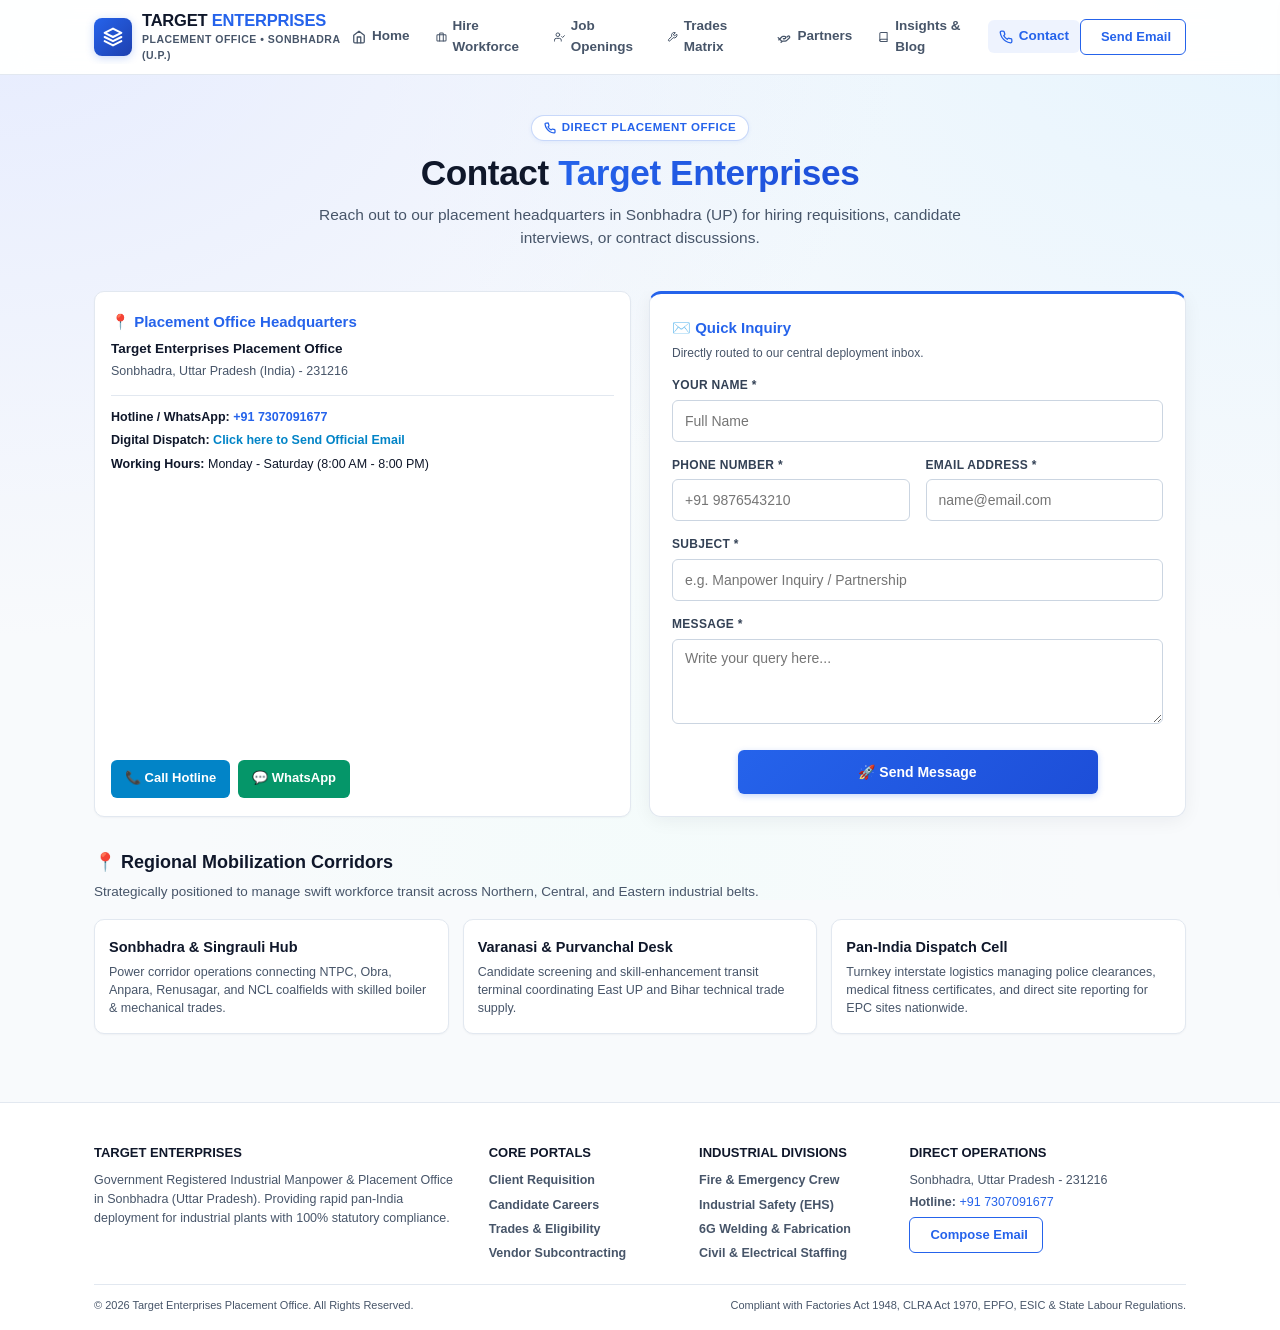
<file: contact.html>
<!DOCTYPE html>
<html lang="en">
<head>
  <meta charset="UTF-8" />
  <meta name="viewport" content="width=device-width, initial-scale=1.0, maximum-scale=5.0, viewport-fit=cover" />
  <title>Contact Placement Office | Target Enterprises Placement Office</title>
  <meta name="description" content="Contact Target Enterprises placement headquarters in Sonbhadra (UP) and regional mobilization corridors." />
  <link rel="icon" type="image/svg+xml" href="data:image/svg+xml,%3Csvg xmlns='http://www.w3.org/2000/svg' viewBox='0 0 24 24' fill='none' stroke='%232563eb' stroke-width='2.5' stroke-linecap='round' stroke-linejoin='round'%3E%3Cpath d='M12 2L2 7l10 5 10-5-10-5zM2 17l10 5 10-5M2 12l10 5 10-5'/%3E%3C/svg%3E" />
  <link rel="stylesheet" href="style.css?v=2026.09.21" />
</head>
<body>

  <header class="site-header">
    <div class="container header-flex">
      <div class="brand-unit">
        <div class="brand-icon-box"><svg viewBox="0 0 24 24" fill="none" stroke="#ffffff" stroke-width="2.5" stroke-linecap="round" stroke-linejoin="round"><path d="M12 2L2 7l10 5 10-5-10-5zM2 17l10 5 10-5M2 12l10 5 10-5"/></svg></div>
        <div class="brand-details">
          <a href="index.html" class="brand-title">TARGET <span>ENTERPRISES</span></a>
          <span class="brand-subtitle">PLACEMENT OFFICE • SONBHADRA (U.P.)</span>
        </div>
      </div>

      <ul class="main-nav-links">
        <li><a href="index.html"><svg viewBox="0 0 24 24" fill="none" stroke-linecap="round" stroke-linejoin="round"><path d="M3 9l9-7 9 7v11a2 2 0 0 1-2 2H5a2 2 0 0 1-2-2z"></path><polyline points="9 22 9 12 15 12 15 22"></polyline></svg> <span>Home</span></a></li><li><a href="hire-manpower.html"><svg viewBox="0 0 24 24" fill="none" stroke-linecap="round" stroke-linejoin="round"><rect x="2" y="7" width="20" height="14" rx="2" ry="2"></rect><path d="M16 21V5a2 2 0 0 0-2-2h-4a2 2 0 0 0-2 2v16"></path></svg> <span>Hire Workforce</span></a></li><li><a href="jobs.html"><svg viewBox="0 0 24 24" fill="none" stroke-linecap="round" stroke-linejoin="round"><path d="M16 21v-2a4 4 0 0 0-4-4H5a4 4 0 0 0-4 4v2"></path><circle cx="8.5" cy="7" r="4"></circle><polyline points="17 11 19 13 23 9"></polyline></svg> <span>Job Openings</span></a></li><li><a href="services.html"><svg viewBox="0 0 24 24" fill="none" stroke-linecap="round" stroke-linejoin="round"><path d="M14.7 6.3a1 1 0 0 0 0 1.4l1.6 1.6a1 1 0 0 0 1.4 0l3.77-3.77a6 6 0 0 1-7.94 7.94l-6.91 6.91a2.12 2.12 0 0 1-3-3l6.91-6.91a6 6 0 0 1 7.94-7.94l-3.76 3.76z"></path></svg> <span>Trades Matrix</span></a></li><li><a href="partners.html"><svg viewBox="0 0 24 24" fill="none" stroke-linecap="round" stroke-linejoin="round"><path d="M11 15h2a2 2 0 1 0 0-4h-3c-.6 0-1.1.2-1.4.6L3 17"></path><path d="m7 21 1.6-1.4c.3-.4.8-.6 1.4-.6h4c1.1 0 2.1-.4 2.8-1.2l4.6-4.4a2 2 0 0 0-2.8-2.8L17 12"></path><path d="m2 13 6 6"></path></svg> <span>Partners</span></a></li><li><a href="blog.html"><svg viewBox="0 0 24 24" fill="none" stroke-linecap="round" stroke-linejoin="round"><path d="M4 19.5A2.5 2.5 0 0 1 6.5 17H20"></path><path d="M6.5 2H20v20H6.5A2.5 2.5 0 0 1 4 19.5v-15A2.5 2.5 0 0 1 6.5 2z"></path></svg> <span>Insights & Blog</span></a></li><li><a href="contact.html" class="active"><svg viewBox="0 0 24 24" fill="none" stroke-linecap="round" stroke-linejoin="round"><path d="M22 16.92v3a2 2 0 0 1-2.18 2 19.79 19.79 0 0 1-8.63-3.07 19.5 19.5 0 0 1-6-6 19.79 19.79 0 0 1-3.07-8.67A2 2 0 0 1 4.11 2h3a2 2 0 0 1 2 1.72 12.84 12.84 0 0 0 .7 2.81 2 2 0 0 1-.45 2.11L8.09 9.91a16 16 0 0 0 6 6l1.27-1.27a2 2 0 0 1 2.11-.45 12.84 12.84 0 0 0 2.81.7A2 2 0 0 1 22 16.92z"></path></svg> <span>Contact</span></a></li>
      </ul>

      <div class="header-action-group">
        <a href="send-email.html" class="header-btn header-btn-email">
          <svg viewBox="0 0 24 24" fill="none" stroke-linecap="round" stroke-linejoin="round"><path d="M4 4h16c1.1 0 2 .9 2 2v12c0 1.1-.9 2-2 2H4c-1.1 0-2-.9-2-2V6c0-1.1.9-2 2-2z"></path><polyline points="22,6 12,13 2,6"></polyline></svg> <span>Send Email</span>
        </a>
        <button class="header-btn-icon-menu" id="openDrawerTrigger" aria-label="Navigation Menu">
          <svg viewBox="0 0 24 24" fill="none" stroke-linecap="round" stroke-linejoin="round"><line x1="4" y1="6" x2="20" y2="6"></line><line x1="4" y1="12" x2="20" y2="12"></line><line x1="4" y1="18" x2="20" y2="18"></line></svg>
        </button>
      </div>
    </div>
  </header>

  <div class="drawer-backdrop" id="drawerBackdrop"></div>
  <div class="mega-drawer" id="megaDrawer">
    <div class="drawer-top">
      <h3>TARGET <span>NAVIGATION</span></h3>
      <button class="drawer-close" id="closeDrawerTrigger" aria-label="Close"><svg viewBox="0 0 24 24" fill="none" stroke-linecap="round" stroke-linejoin="round"><line x1="18" y1="6" x2="6" y2="18"></line><line x1="6" y1="6" x2="18" y2="18"></line></svg></button>
    </div>
    <ul class="drawer-links-list">
      <li><a href="index.html"><svg viewBox="0 0 24 24" fill="none" stroke-linecap="round" stroke-linejoin="round"><path d="M3 9l9-7 9 7v11a2 2 0 0 1-2 2H5a2 2 0 0 1-2-2z"></path><polyline points="9 22 9 12 15 12 15 22"></polyline></svg> <span>Home</span></a></li><li><a href="hire-manpower.html"><svg viewBox="0 0 24 24" fill="none" stroke-linecap="round" stroke-linejoin="round"><rect x="2" y="7" width="20" height="14" rx="2" ry="2"></rect><path d="M16 21V5a2 2 0 0 0-2-2h-4a2 2 0 0 0-2 2v16"></path></svg> <span>Hire Workforce</span></a></li><li><a href="jobs.html"><svg viewBox="0 0 24 24" fill="none" stroke-linecap="round" stroke-linejoin="round"><path d="M16 21v-2a4 4 0 0 0-4-4H5a4 4 0 0 0-4 4v2"></path><circle cx="8.5" cy="7" r="4"></circle><polyline points="17 11 19 13 23 9"></polyline></svg> <span>Job Openings</span></a></li><li><a href="services.html"><svg viewBox="0 0 24 24" fill="none" stroke-linecap="round" stroke-linejoin="round"><path d="M14.7 6.3a1 1 0 0 0 0 1.4l1.6 1.6a1 1 0 0 0 1.4 0l3.77-3.77a6 6 0 0 1-7.94 7.94l-6.91 6.91a2.12 2.12 0 0 1-3-3l6.91-6.91a6 6 0 0 1 7.94-7.94l-3.76 3.76z"></path></svg> <span>Trades Matrix</span></a></li><li><a href="partners.html"><svg viewBox="0 0 24 24" fill="none" stroke-linecap="round" stroke-linejoin="round"><path d="M11 15h2a2 2 0 1 0 0-4h-3c-.6 0-1.1.2-1.4.6L3 17"></path><path d="m7 21 1.6-1.4c.3-.4.8-.6 1.4-.6h4c1.1 0 2.1-.4 2.8-1.2l4.6-4.4a2 2 0 0 0-2.8-2.8L17 12"></path><path d="m2 13 6 6"></path></svg> <span>Partners</span></a></li><li><a href="blog.html"><svg viewBox="0 0 24 24" fill="none" stroke-linecap="round" stroke-linejoin="round"><path d="M4 19.5A2.5 2.5 0 0 1 6.5 17H20"></path><path d="M6.5 2H20v20H6.5A2.5 2.5 0 0 1 4 19.5v-15A2.5 2.5 0 0 1 6.5 2z"></path></svg> <span>Insights & Blog</span></a></li><li><a href="contact.html" class="active"><svg viewBox="0 0 24 24" fill="none" stroke-linecap="round" stroke-linejoin="round"><path d="M22 16.92v3a2 2 0 0 1-2.18 2 19.79 19.79 0 0 1-8.63-3.07 19.5 19.5 0 0 1-6-6 19.79 19.79 0 0 1-3.07-8.67A2 2 0 0 1 4.11 2h3a2 2 0 0 1 2 1.72 12.84 12.84 0 0 0 .7 2.81 2 2 0 0 1-.45 2.11L8.09 9.91a16 16 0 0 0 6 6l1.27-1.27a2 2 0 0 1 2.11-.45 12.84 12.84 0 0 0 2.81.7A2 2 0 0 1 22 16.92z"></path></svg> <span>Contact</span></a></li>
      <li>
        <a href="send-email.html" style="background:var(--primary-subtle); color:var(--primary);">
          <svg viewBox="0 0 24 24" fill="none" stroke-linecap="round" stroke-linejoin="round"><path d="M4 4h16c1.1 0 2 .9 2 2v12c0 1.1-.9 2-2 2H4c-1.1 0-2-.9-2-2V6c0-1.1.9-2 2-2z"></path><polyline points="22,6 12,13 2,6"></polyline></svg> <span>Send Official Email</span>
        </a>
      </li>
    </ul>
    <div style="margin-top:auto; padding-top:14px; border-top:1px solid var(--border);">
      <a href="tel:+917307091677" class="btn-card btn-card-primary">
        <svg viewBox="0 0 24 24" fill="none" stroke-linecap="round" stroke-linejoin="round"><path d="M22 16.92v3a2 2 0 0 1-2.18 2 19.79 19.79 0 0 1-8.63-3.07 19.5 19.5 0 0 1-6-6 19.79 19.79 0 0 1-3.07-8.67A2 2 0 0 1 4.11 2h3a2 2 0 0 1 2 1.72 12.84 12.84 0 0 0 .7 2.81 2 2 0 0 1-.45 2.11L8.09 9.91a16 16 0 0 0 6 6l1.27-1.27a2 2 0 0 1 2.11-.45 12.84 12.84 0 0 0 2.81.7A2 2 0 0 1 22 16.92z"></path></svg> Call Hotline: +91 7307091677
      </a>
    </div>
  </div>

  <section class="hero-wrapper">
    <div class="container">
      <div class="pill-badge"><svg viewBox="0 0 24 24" fill="none" stroke-linecap="round" stroke-linejoin="round"><path d="M22 16.92v3a2 2 0 0 1-2.18 2 19.79 19.79 0 0 1-8.63-3.07 19.5 19.5 0 0 1-6-6 19.79 19.79 0 0 1-3.07-8.67A2 2 0 0 1 4.11 2h3a2 2 0 0 1 2 1.72 12.84 12.84 0 0 0 .7 2.81 2 2 0 0 1-.45 2.11L8.09 9.91a16 16 0 0 0 6 6l1.27-1.27a2 2 0 0 1 2.11-.45 12.84 12.84 0 0 0 2.81.7A2 2 0 0 1 22 16.92z"></path></svg> Direct Placement Office</div>
      <h1 class="hero-headline">Contact <span>Target Enterprises</span></h1>
      <p class="hero-subline">Reach out to our placement headquarters in Sonbhadra (UP) for hiring requisitions, candidate interviews, or contract discussions.</p>
    </div>
  </section>

  <main class="container">
    <div class="gateway-grid" style="grid-template-columns:1fr 1fr;">
      <div class="gateway-card">
        <div>
          <h3 style="color:var(--primary); font-size:15px; margin-bottom:5px; font-weight:800;">📍 Placement Office Headquarters</h3>
          <p style="font-size:13.5px; color:var(--text-main);"><strong>Target Enterprises Placement Office</strong></p>
          <p style="color:var(--text-muted); margin-top:2px; font-size:12.5px;">Sonbhadra, Uttar Pradesh (India) - 231216</p>
          
          <div style="margin-top:14px; border-top:1px solid var(--border); padding-top:12px; font-size:12.5px;">
            <p><strong>Hotline / WhatsApp:</strong> <a href="tel:+917307091677" style="color:var(--primary); font-weight:800;">+91 7307091677</a></p>
            <p style="margin-top:4px;"><strong>Digital Dispatch:</strong> <a href="send-email.html" style="color:var(--blue); font-weight:700;">Click here to Send Official Email</a></p>
            <p style="margin-top:4px;"><strong>Working Hours:</strong> Monday - Saturday (8:00 AM - 8:00 PM)</p>
          </div>
        </div>

        <div style="margin-top:16px; display:flex; gap:8px; flex-wrap:wrap;">
          <a href="tel:+917307091677" class="btn-card btn-card-blue" style="width:auto; padding:0 14px;">📞 Call Hotline</a>
          <a href="https://wa.me/917307091677?text=Hello%20Target%20Enterprises" class="btn-card btn-card-green" style="width:auto; padding:0 14px;" target="_blank" rel="noopener">💬 WhatsApp</a>
        </div>
      </div>

      <div class="form-card-wrapper" style="border-top:3px solid var(--primary); margin-bottom:0;">
        <h3 style="font-size:15px; color:var(--primary); margin-bottom:4px; font-weight:800;">✉️ Quick Inquiry</h3>
        <p style="color:var(--text-muted); font-size:12px; margin-bottom:14px;">Directly routed to our central deployment inbox.</p>

        <form id="contactForm" class="form-grid-2col">
          <input type="hidden" name="_subject" value="[GENERAL INQUIRY] - Target Enterprises" />
          <input type="hidden" name="_template" value="table" />
          <input type="hidden" name="_captcha" value="false" />
          <input type="hidden" name="_autoresponse" value="Thank you for reaching out to Target Enterprises Placement Office. We have received your inquiry and will connect with you shortly." />

          <div class="form-group-item col-full">
            <label>Your Name *</label>
            <input type="text" name="Name" placeholder="Full Name" required />
          </div>
          <div class="form-group-item">
            <label>Phone Number *</label>
            <input type="tel" name="Phone" placeholder="+91 9876543210" required />
          </div>
          <div class="form-group-item">
            <label>Email Address *</label>
            <input type="email" name="email" placeholder="name@email.com" required />
          </div>
          <div class="form-group-item col-full">
            <label>Subject *</label>
            <input type="text" name="Subject" placeholder="e.g. Manpower Inquiry / Partnership" required />
          </div>
          <div class="form-group-item col-full">
            <label>Message *</label>
            <textarea name="Message" rows="3" placeholder="Write your query here..." required></textarea>
          </div>

          <div id="contactAlert" class="feedback-alert"></div>
          <button type="submit" class="btn-submit-action">🚀 Send Message</button>
        </form>
      </div>
    </div>

    <!-- COMPREHENSIVE SECTION: REGIONAL COORDINATION HUBS -->
    <div class="rich-section">
      <h2 class="rich-section-title">📍 Regional Mobilization Corridors</h2>
      <p class="rich-section-sub">Strategically positioned to manage swift workforce transit across Northern, Central, and Eastern industrial belts.</p>
      <div class="workflow-grid">
        <div class="workflow-step-card">
          <h4 class="workflow-step-title">Sonbhadra &amp; Singrauli Hub</h4>
          <p class="workflow-step-desc">Power corridor operations connecting NTPC, Obra, Anpara, Renusagar, and NCL coalfields with skilled boiler &amp; mechanical trades.</p>
        </div>
        <div class="workflow-step-card">
          <h4 class="workflow-step-title">Varanasi &amp; Purvanchal Desk</h4>
          <p class="workflow-step-desc">Candidate screening and skill-enhancement transit terminal coordinating East UP and Bihar technical trade supply.</p>
        </div>
        <div class="workflow-step-card">
          <h4 class="workflow-step-title">Pan-India Dispatch Cell</h4>
          <p class="workflow-step-desc">Turnkey interstate logistics managing police clearances, medical fitness certificates, and direct site reporting for EPC sites nationwide.</p>
        </div>
      </div>
    </div>
  </main>

  <script>
    var cForm = document.getElementById('contactForm');
    var cAlert = document.getElementById('contactAlert');
    var cBtn = cForm.querySelector('button[type="submit"]');

    cForm.addEventListener('submit', function(e) {
      e.preventDefault();
      cBtn.disabled = true;
      cBtn.innerText = "Transmitting...";
      cAlert.style.display = "none";

      fetch("https://formsubmit.co/ajax/digitalvikas.xyz@gmail.com", {
        method: "POST",
        body: new FormData(cForm),
        headers: { 'Accept': 'application/json' }
      })
      .then(function(res) {
        if (res.ok) {
          cAlert.className = "feedback-alert alert-ok";
          cAlert.style.display = "block";
          cAlert.innerHTML = "✔ Message sent! Confirmation receipt sent to your email.";
          cForm.reset();
        } else {
          throw new Error();
        }
      })
      .catch(function(err) {
        cAlert.className = "feedback-alert alert-fail";
        cAlert.style.display = "block";
        cAlert.innerHTML = "⚠️ Error sending message. Please call +91 7307091677.";
      })
      .finally(function() {
        cBtn.disabled = false;
        cBtn.innerText = "🚀 Send Message";
      });
    });
  </script>

  <footer class="site-footer-4col">
    <div class="container">
      <div class="footer-grid">
        <div class="footer-col">
          <h4>TARGET ENTERPRISES</h4>
          <p>Government Registered Industrial Manpower &amp; Placement Office in Sonbhadra (Uttar Pradesh). Providing rapid pan-India deployment for industrial plants with 100% statutory compliance.</p>
        </div>
        <div class="footer-col">
          <h4>Core Portals</h4>
          <ul class="footer-links-list">
            <li><a href="hire-manpower.html">Client Requisition</a></li>
            <li><a href="jobs.html">Candidate Careers</a></li>
            <li><a href="services.html">Trades &amp; Eligibility</a></li>
            <li><a href="partners.html">Vendor Subcontracting</a></li>
          </ul>
        </div>
        <div class="footer-col">
          <h4>Industrial Divisions</h4>
          <ul class="footer-links-list">
            <li><a href="services.html#ehs-safety">Fire &amp; Emergency Crew</a></li>
            <li><a href="services.html#ehs-safety">Industrial Safety (EHS)</a></li>
            <li><a href="services.html#welding-6g">6G Welding &amp; Fabrication</a></li>
            <li><a href="services.html#turnkey-plants">Civil &amp; Electrical Staffing</a></li>
          </ul>
        </div>
        <div class="footer-col">
          <h4>Direct Operations</h4>
          <p>Sonbhadra, Uttar Pradesh - 231216</p>
          <p style="margin-top:3px;"><strong>Hotline:</strong> <a href="tel:+917307091677" style="color:var(--primary);">+91 7307091677</a></p>
          <p style="margin-top:5px;"><a href="send-email.html" class="header-btn header-btn-email"><svg viewBox="0 0 24 24" fill="none" stroke-linecap="round" stroke-linejoin="round"><path d="M4 4h16c1.1 0 2 .9 2 2v12c0 1.1-.9 2-2 2H4c-1.1 0-2-.9-2-2V6c0-1.1.9-2 2-2z"></path><polyline points="22,6 12,13 2,6"></polyline></svg> Compose Email</a></p>
        </div>
      </div>
      <div class="footer-bottom-bar">
        <span>&copy; 2026 Target Enterprises Placement Office. All Rights Reserved.</span>
        <span>Compliant with Factories Act 1948, CLRA Act 1970, EPFO, ESIC &amp; State Labour Regulations.</span>
      </div>
    </div>
  </footer>

  <div class="mobile-sticky-dock">
    <a href="tel:+917307091677" class="dock-btn"><svg viewBox="0 0 24 24" fill="none" stroke-linecap="round" stroke-linejoin="round"><path d="M22 16.92v3a2 2 0 0 1-2.18 2 19.79 19.79 0 0 1-8.63-3.07 19.5 19.5 0 0 1-6-6 19.79 19.79 0 0 1-3.07-8.67A2 2 0 0 1 4.11 2h3a2 2 0 0 1 2 1.72 12.84 12.84 0 0 0 .7 2.81 2 2 0 0 1-.45 2.11L8.09 9.91a16 16 0 0 0 6 6l1.27-1.27a2 2 0 0 1 2.11-.45 12.84 12.84 0 0 0 2.81.7A2 2 0 0 1 22 16.92z"></path></svg> Call</a>
    <a href="send-email.html" class="dock-btn dock-btn-primary"><svg viewBox="0 0 24 24" fill="none" stroke-linecap="round" stroke-linejoin="round"><path d="M4 4h16c1.1 0 2 .9 2 2v12c0 1.1-.9 2-2 2H4c-1.1 0-2-.9-2-2V6c0-1.1.9-2 2-2z"></path><polyline points="22,6 12,13 2,6"></polyline></svg> Email</a>
    <a href="hire-manpower.html" class="dock-btn"><svg viewBox="0 0 24 24" fill="none" stroke-linecap="round" stroke-linejoin="round"><rect x="2" y="7" width="20" height="14" rx="2" ry="2"></rect><path d="M16 21V5a2 2 0 0 0-2-2h-4a2 2 0 0 0-2 2v16"></path></svg> Hire</a>
    <a href="jobs.html" class="dock-btn"><svg viewBox="0 0 24 24" fill="none" stroke-linecap="round" stroke-linejoin="round"><path d="M16 21v-2a4 4 0 0 0-4-4H5a4 4 0 0 0-4 4v2"></path><circle cx="8.5" cy="7" r="4"></circle><polyline points="17 11 19 13 23 9"></polyline></svg> Jobs</a>
  </div>

  <script>
    var openTrigger = document.getElementById('openDrawerTrigger');
    var closeTrigger = document.getElementById('closeDrawerTrigger');
    var drawerEl = document.getElementById('megaDrawer');
    var backdropEl = document.getElementById('drawerBackdrop');

    function toggleMenu(isOpen) {
      if (isOpen) {
        drawerEl.classList.add('open');
        backdropEl.classList.add('active');
        document.body.style.overflow = 'hidden';
      } else {
        drawerEl.classList.remove('open');
        backdropEl.classList.remove('active');
        document.body.style.overflow = '';
      }
    }
    if (openTrigger) openTrigger.addEventListener('click', function() { toggleMenu(true); });
    if (closeTrigger) closeTrigger.addEventListener('click', function() { toggleMenu(false); });
    if (backdropEl) backdropEl.addEventListener('click', function() { toggleMenu(false); });

    if (drawerEl) {
      var dLinks = drawerEl.querySelectorAll('a');
      dLinks.forEach(function(link) {
        link.addEventListener('click', function() { toggleMenu(false); });
      });
    }
  </script>

  <script>
    var openTrigger = document.getElementById('openDrawerTrigger');
    var closeTrigger = document.getElementById('closeDrawerTrigger');
    var drawerEl = document.getElementById('megaDrawer');
    var backdropEl = document.getElementById('drawerBackdrop');

    function toggleMenu(isOpen) {
      if (isOpen) {
        drawerEl.classList.add('open');
        backdropEl.classList.add('active');
        document.body.style.overflow = 'hidden';
      } else {
        drawerEl.classList.remove('open');
        backdropEl.classList.remove('active');
        document.body.style.overflow = '';
      }
    }
    if (openTrigger) openTrigger.addEventListener('click', function() { toggleMenu(true); });
    if (closeTrigger) closeTrigger.addEventListener('click', function() { toggleMenu(false); });
    if (backdropEl) backdropEl.addEventListener('click', function() { toggleMenu(false); });

    // Auto close drawer when any link inside it is clicked (fixes in-page anchor freeze)
    if (drawerEl) {
      var dLinks = drawerEl.querySelectorAll('a');
      dLinks.forEach(function(link) {
        link.addEventListener('click', function() { toggleMenu(false); });
      });
    }

    // 2.5-Second Slider Pause & Auto-Resume Controller
    var sliderTrack = document.querySelector('.slider-track');
    if (sliderTrack) {
      var resumeTimeout;
      function pauseAndAutoResume() {
        sliderTrack.style.animationPlayState = 'paused';
        clearTimeout(resumeTimeout);
        resumeTimeout = setTimeout(function() {
          sliderTrack.style.animationPlayState = 'running';
        }, 2500);
      }
      sliderTrack.addEventListener('mouseenter', pauseAndAutoResume);
      sliderTrack.addEventListener('touchstart', pauseAndAutoResume, { passive: true });
      sliderTrack.addEventListener('click', pauseAndAutoResume);
    }
  </script>

</body>
</html>
</file>
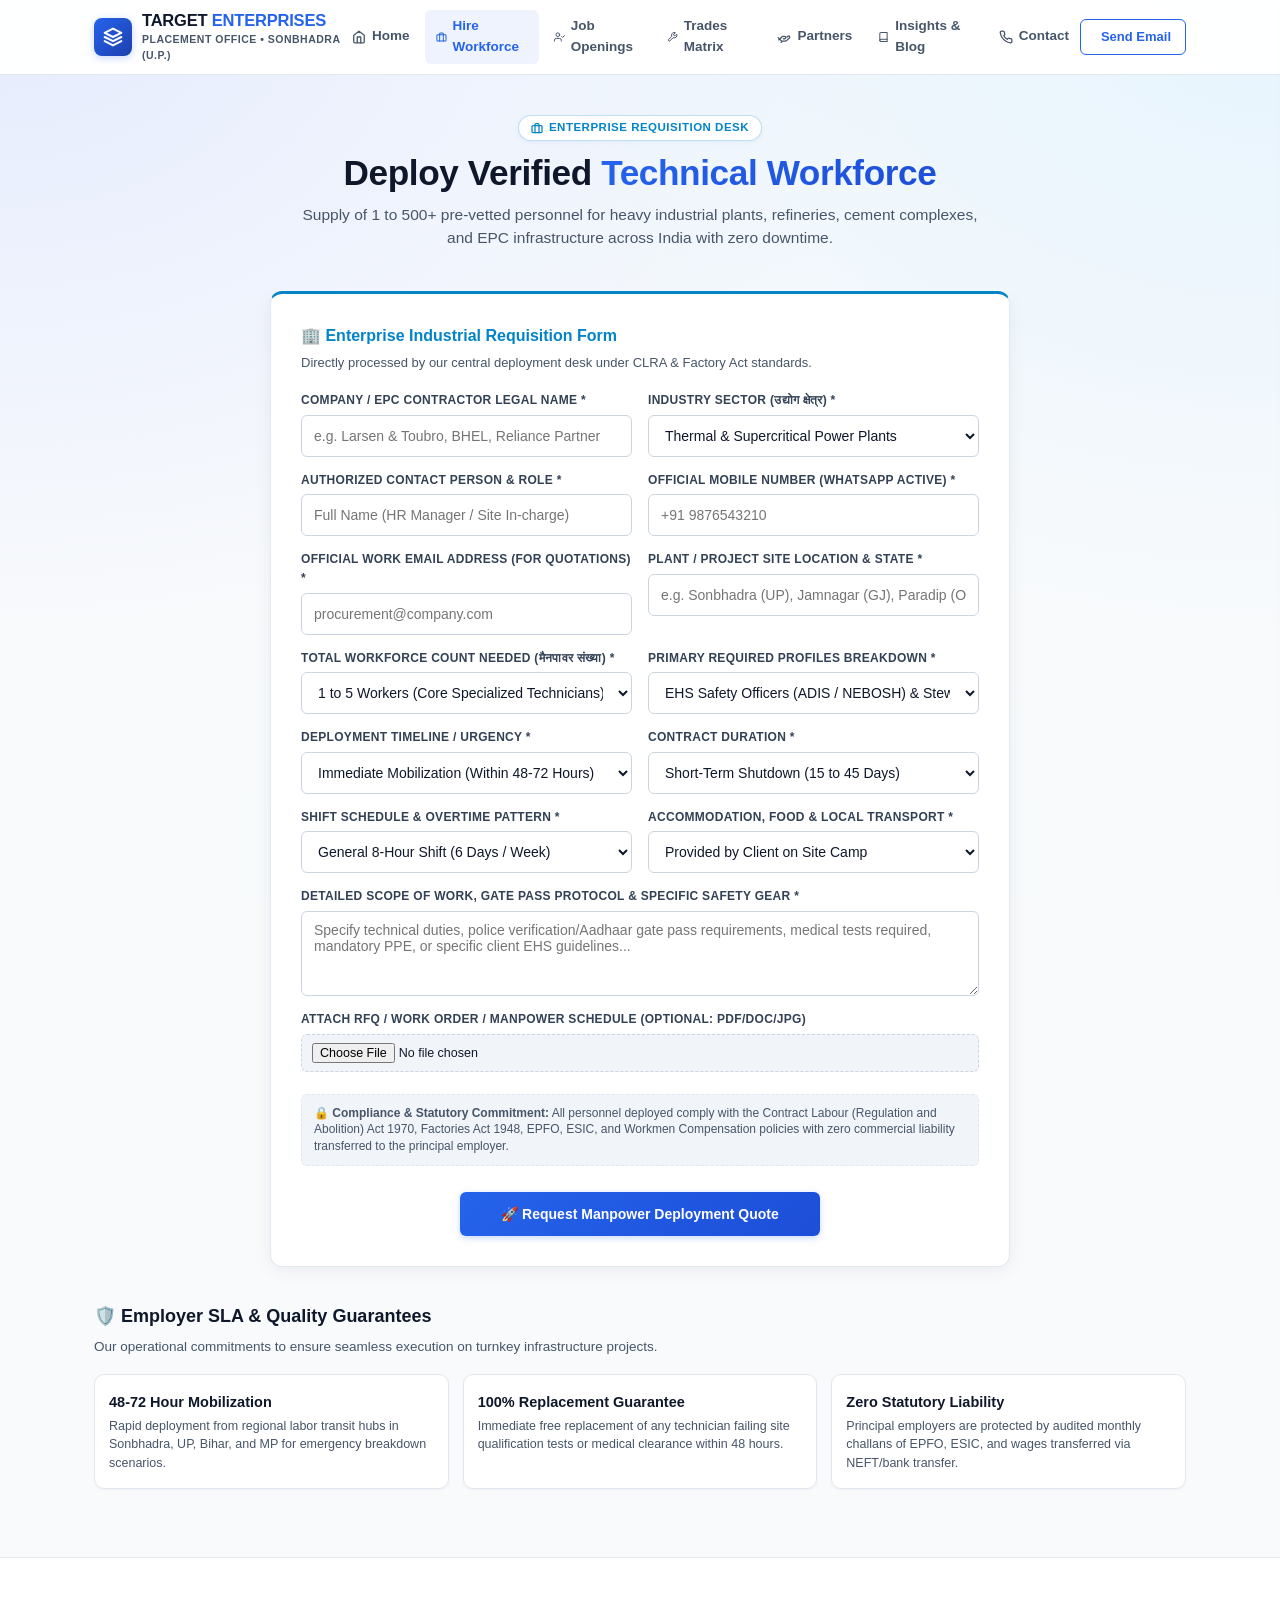
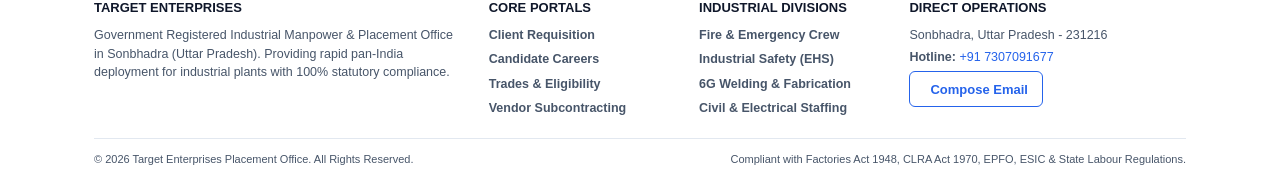
<file: hire-manpower.html>
<!DOCTYPE html>
<html lang="en">
<head>
  <meta charset="UTF-8" />
  <meta name="viewport" content="width=device-width, initial-scale=1.0, maximum-scale=5.0, viewport-fit=cover" />
  <title>Hire Industrial Workforce | Target Enterprises Placement Office</title>
  <meta name="description" content="Client manpower requisition portal for deploying certified 6G welders, riggers, safety officers, and technical personnel." />
  <link rel="icon" type="image/svg+xml" href="data:image/svg+xml,%3Csvg xmlns='http://www.w3.org/2000/svg' viewBox='0 0 24 24' fill='none' stroke='%232563eb' stroke-width='2.5' stroke-linecap='round' stroke-linejoin='round'%3E%3Cpath d='M12 2L2 7l10 5 10-5-10-5zM2 17l10 5 10-5M2 12l10 5 10-5'/%3E%3C/svg%3E" />
  <link rel="stylesheet" href="style.css?v=2026.09.21" />
</head>
<body>

  <header class="site-header">
    <div class="container header-flex">
      <div class="brand-unit">
        <div class="brand-icon-box"><svg viewBox="0 0 24 24" fill="none" stroke="#ffffff" stroke-width="2.5" stroke-linecap="round" stroke-linejoin="round"><path d="M12 2L2 7l10 5 10-5-10-5zM2 17l10 5 10-5M2 12l10 5 10-5"/></svg></div>
        <div class="brand-details">
          <a href="index.html" class="brand-title">TARGET <span>ENTERPRISES</span></a>
          <span class="brand-subtitle">PLACEMENT OFFICE • SONBHADRA (U.P.)</span>
        </div>
      </div>

      <ul class="main-nav-links">
        <li><a href="index.html"><svg viewBox="0 0 24 24" fill="none" stroke-linecap="round" stroke-linejoin="round"><path d="M3 9l9-7 9 7v11a2 2 0 0 1-2 2H5a2 2 0 0 1-2-2z"></path><polyline points="9 22 9 12 15 12 15 22"></polyline></svg> <span>Home</span></a></li><li><a href="hire-manpower.html" class="active"><svg viewBox="0 0 24 24" fill="none" stroke-linecap="round" stroke-linejoin="round"><rect x="2" y="7" width="20" height="14" rx="2" ry="2"></rect><path d="M16 21V5a2 2 0 0 0-2-2h-4a2 2 0 0 0-2 2v16"></path></svg> <span>Hire Workforce</span></a></li><li><a href="jobs.html"><svg viewBox="0 0 24 24" fill="none" stroke-linecap="round" stroke-linejoin="round"><path d="M16 21v-2a4 4 0 0 0-4-4H5a4 4 0 0 0-4 4v2"></path><circle cx="8.5" cy="7" r="4"></circle><polyline points="17 11 19 13 23 9"></polyline></svg> <span>Job Openings</span></a></li><li><a href="services.html"><svg viewBox="0 0 24 24" fill="none" stroke-linecap="round" stroke-linejoin="round"><path d="M14.7 6.3a1 1 0 0 0 0 1.4l1.6 1.6a1 1 0 0 0 1.4 0l3.77-3.77a6 6 0 0 1-7.94 7.94l-6.91 6.91a2.12 2.12 0 0 1-3-3l6.91-6.91a6 6 0 0 1 7.94-7.94l-3.76 3.76z"></path></svg> <span>Trades Matrix</span></a></li><li><a href="partners.html"><svg viewBox="0 0 24 24" fill="none" stroke-linecap="round" stroke-linejoin="round"><path d="M11 15h2a2 2 0 1 0 0-4h-3c-.6 0-1.1.2-1.4.6L3 17"></path><path d="m7 21 1.6-1.4c.3-.4.8-.6 1.4-.6h4c1.1 0 2.1-.4 2.8-1.2l4.6-4.4a2 2 0 0 0-2.8-2.8L17 12"></path><path d="m2 13 6 6"></path></svg> <span>Partners</span></a></li><li><a href="blog.html"><svg viewBox="0 0 24 24" fill="none" stroke-linecap="round" stroke-linejoin="round"><path d="M4 19.5A2.5 2.5 0 0 1 6.5 17H20"></path><path d="M6.5 2H20v20H6.5A2.5 2.5 0 0 1 4 19.5v-15A2.5 2.5 0 0 1 6.5 2z"></path></svg> <span>Insights & Blog</span></a></li><li><a href="contact.html"><svg viewBox="0 0 24 24" fill="none" stroke-linecap="round" stroke-linejoin="round"><path d="M22 16.92v3a2 2 0 0 1-2.18 2 19.79 19.79 0 0 1-8.63-3.07 19.5 19.5 0 0 1-6-6 19.79 19.79 0 0 1-3.07-8.67A2 2 0 0 1 4.11 2h3a2 2 0 0 1 2 1.72 12.84 12.84 0 0 0 .7 2.81 2 2 0 0 1-.45 2.11L8.09 9.91a16 16 0 0 0 6 6l1.27-1.27a2 2 0 0 1 2.11-.45 12.84 12.84 0 0 0 2.81.7A2 2 0 0 1 22 16.92z"></path></svg> <span>Contact</span></a></li>
      </ul>

      <div class="header-action-group">
        <a href="send-email.html" class="header-btn header-btn-email">
          <svg viewBox="0 0 24 24" fill="none" stroke-linecap="round" stroke-linejoin="round"><path d="M4 4h16c1.1 0 2 .9 2 2v12c0 1.1-.9 2-2 2H4c-1.1 0-2-.9-2-2V6c0-1.1.9-2 2-2z"></path><polyline points="22,6 12,13 2,6"></polyline></svg> <span>Send Email</span>
        </a>
        <button class="header-btn-icon-menu" id="openDrawerTrigger" aria-label="Navigation Menu">
          <svg viewBox="0 0 24 24" fill="none" stroke-linecap="round" stroke-linejoin="round"><line x1="4" y1="6" x2="20" y2="6"></line><line x1="4" y1="12" x2="20" y2="12"></line><line x1="4" y1="18" x2="20" y2="18"></line></svg>
        </button>
      </div>
    </div>
  </header>

  <div class="drawer-backdrop" id="drawerBackdrop"></div>
  <div class="mega-drawer" id="megaDrawer">
    <div class="drawer-top">
      <h3>TARGET <span>NAVIGATION</span></h3>
      <button class="drawer-close" id="closeDrawerTrigger" aria-label="Close"><svg viewBox="0 0 24 24" fill="none" stroke-linecap="round" stroke-linejoin="round"><line x1="18" y1="6" x2="6" y2="18"></line><line x1="6" y1="6" x2="18" y2="18"></line></svg></button>
    </div>
    <ul class="drawer-links-list">
      <li><a href="index.html"><svg viewBox="0 0 24 24" fill="none" stroke-linecap="round" stroke-linejoin="round"><path d="M3 9l9-7 9 7v11a2 2 0 0 1-2 2H5a2 2 0 0 1-2-2z"></path><polyline points="9 22 9 12 15 12 15 22"></polyline></svg> <span>Home</span></a></li><li><a href="hire-manpower.html" class="active"><svg viewBox="0 0 24 24" fill="none" stroke-linecap="round" stroke-linejoin="round"><rect x="2" y="7" width="20" height="14" rx="2" ry="2"></rect><path d="M16 21V5a2 2 0 0 0-2-2h-4a2 2 0 0 0-2 2v16"></path></svg> <span>Hire Workforce</span></a></li><li><a href="jobs.html"><svg viewBox="0 0 24 24" fill="none" stroke-linecap="round" stroke-linejoin="round"><path d="M16 21v-2a4 4 0 0 0-4-4H5a4 4 0 0 0-4 4v2"></path><circle cx="8.5" cy="7" r="4"></circle><polyline points="17 11 19 13 23 9"></polyline></svg> <span>Job Openings</span></a></li><li><a href="services.html"><svg viewBox="0 0 24 24" fill="none" stroke-linecap="round" stroke-linejoin="round"><path d="M14.7 6.3a1 1 0 0 0 0 1.4l1.6 1.6a1 1 0 0 0 1.4 0l3.77-3.77a6 6 0 0 1-7.94 7.94l-6.91 6.91a2.12 2.12 0 0 1-3-3l6.91-6.91a6 6 0 0 1 7.94-7.94l-3.76 3.76z"></path></svg> <span>Trades Matrix</span></a></li><li><a href="partners.html"><svg viewBox="0 0 24 24" fill="none" stroke-linecap="round" stroke-linejoin="round"><path d="M11 15h2a2 2 0 1 0 0-4h-3c-.6 0-1.1.2-1.4.6L3 17"></path><path d="m7 21 1.6-1.4c.3-.4.8-.6 1.4-.6h4c1.1 0 2.1-.4 2.8-1.2l4.6-4.4a2 2 0 0 0-2.8-2.8L17 12"></path><path d="m2 13 6 6"></path></svg> <span>Partners</span></a></li><li><a href="blog.html"><svg viewBox="0 0 24 24" fill="none" stroke-linecap="round" stroke-linejoin="round"><path d="M4 19.5A2.5 2.5 0 0 1 6.5 17H20"></path><path d="M6.5 2H20v20H6.5A2.5 2.5 0 0 1 4 19.5v-15A2.5 2.5 0 0 1 6.5 2z"></path></svg> <span>Insights & Blog</span></a></li><li><a href="contact.html"><svg viewBox="0 0 24 24" fill="none" stroke-linecap="round" stroke-linejoin="round"><path d="M22 16.92v3a2 2 0 0 1-2.18 2 19.79 19.79 0 0 1-8.63-3.07 19.5 19.5 0 0 1-6-6 19.79 19.79 0 0 1-3.07-8.67A2 2 0 0 1 4.11 2h3a2 2 0 0 1 2 1.72 12.84 12.84 0 0 0 .7 2.81 2 2 0 0 1-.45 2.11L8.09 9.91a16 16 0 0 0 6 6l1.27-1.27a2 2 0 0 1 2.11-.45 12.84 12.84 0 0 0 2.81.7A2 2 0 0 1 22 16.92z"></path></svg> <span>Contact</span></a></li>
      <li>
        <a href="send-email.html" style="background:var(--primary-subtle); color:var(--primary);">
          <svg viewBox="0 0 24 24" fill="none" stroke-linecap="round" stroke-linejoin="round"><path d="M4 4h16c1.1 0 2 .9 2 2v12c0 1.1-.9 2-2 2H4c-1.1 0-2-.9-2-2V6c0-1.1.9-2 2-2z"></path><polyline points="22,6 12,13 2,6"></polyline></svg> <span>Send Official Email</span>
        </a>
      </li>
    </ul>
    <div style="margin-top:auto; padding-top:14px; border-top:1px solid var(--border);">
      <a href="tel:+917307091677" class="btn-card btn-card-primary">
        <svg viewBox="0 0 24 24" fill="none" stroke-linecap="round" stroke-linejoin="round"><path d="M22 16.92v3a2 2 0 0 1-2.18 2 19.79 19.79 0 0 1-8.63-3.07 19.5 19.5 0 0 1-6-6 19.79 19.79 0 0 1-3.07-8.67A2 2 0 0 1 4.11 2h3a2 2 0 0 1 2 1.72 12.84 12.84 0 0 0 .7 2.81 2 2 0 0 1-.45 2.11L8.09 9.91a16 16 0 0 0 6 6l1.27-1.27a2 2 0 0 1 2.11-.45 12.84 12.84 0 0 0 2.81.7A2 2 0 0 1 22 16.92z"></path></svg> Call Hotline: +91 7307091677
      </a>
    </div>
  </div>

  <section class="hero-wrapper">
    <div class="container">
      <div class="pill-badge" style="color:var(--blue); border-color:rgba(2,132,199,0.25);"><svg viewBox="0 0 24 24" fill="none" stroke-linecap="round" stroke-linejoin="round"><rect x="2" y="7" width="20" height="14" rx="2" ry="2"></rect><path d="M16 21V5a2 2 0 0 0-2-2h-4a2 2 0 0 0-2 2v16"></path></svg> Enterprise Requisition Desk</div>
      <h1 class="hero-headline">Deploy Verified <span>Technical Workforce</span></h1>
      <p class="hero-subline">Supply of 1 to 500+ pre-vetted personnel for heavy industrial plants, refineries, cement complexes, and EPC infrastructure across India with zero downtime.</p>
    </div>
  </section>

  <main class="container">
    <div class="form-card-wrapper" style="border-top:3px solid var(--blue);">
      <h3 style="font-size:16px; color:var(--blue); margin-bottom:4px; font-weight:800;">🏢 Enterprise Industrial Requisition Form</h3>
      <p style="color:var(--text-muted); font-size:13px; margin-bottom:18px;">Directly processed by our central deployment desk under CLRA &amp; Factory Act standards.</p>

      <form id="hireForm" class="form-grid-2col" enctype="multipart/form-data">
        <input type="hidden" name="_subject" value="[CLIENT REQUISITION] - Target Enterprises" />
        <input type="hidden" name="_template" value="table" />
        <input type="hidden" name="_captcha" value="false" />
        <input type="hidden" name="_autoresponse" value="Thank you for submitting your manpower requisition to Target Enterprises. Our deployment team is reviewing your requirements and will reach out with a technical quotation and compliance dossier shortly." />

        <div class="form-group-item">
          <label>Company / EPC Contractor Legal Name *</label>
          <input type="text" name="Company_Legal_Name" placeholder="e.g. Larsen &amp; Toubro, BHEL, Reliance Partner" required />
        </div>

        <div class="form-group-item">
          <label>Industry Sector (उद्योग क्षेत्र) *</label>
          <select name="Industry_Sector" required>
            <option value="Thermal & Supercritical Power Plants">Thermal &amp; Supercritical Power Plants</option>
            <option value="Solar, Wind & Renewable Energy Parks">Solar, Wind &amp; Renewable Energy Parks</option>
            <option value="Hydroelectric & Dam Projects">Hydroelectric &amp; Dam Projects</option>
            <option value="Oil, Gas & Petroleum Refineries">Oil, Gas &amp; Petroleum Refineries</option>
            <option value="Petrochemicals, Polymers & Fertilizers">Petrochemicals, Polymers &amp; Fertilizers</option>
            <option value="Cement Manufacturing & Grinding Units">Cement Manufacturing &amp; Grinding Units</option>
            <option value="Steel, Aluminum & Metallurgical Smelters">Steel, Aluminum &amp; Metallurgical Smelters</option>
            <option value="Mining, Quarrying & Mineral Processing">Mining, Quarrying &amp; Mineral Processing</option>
            <option value="Cross-Country Oil, Gas & Water Pipelines">Cross-Country Oil, Gas &amp; Water Pipelines</option>
            <option value="EPC Infrastructure, Bridges & Expressways">EPC Infrastructure, Bridges &amp; Expressways</option>
            <option value="Railways, Metro Rail & Dedicated Freight Corridors">Railways, Metro Rail &amp; DFC Projects</option>
            <option value="Ports, Marine & Shipyard Construction">Ports, Marine &amp; Shipyard Construction</option>
            <option value="Heavy Chemical, Chlorine & Acid Plants">Heavy Chemical, Chlorine &amp; Acid Plants</option>
            <option value="Turnaround, Revamp & Emergency Plant Shutdowns">Turnaround, Revamp &amp; Emergency Plant Shutdowns</option>
          </select>
        </div>

        <div class="form-group-item">
          <label>Authorized Contact Person &amp; Role *</label>
          <input type="text" name="Contact_Person" placeholder="Full Name (HR Manager / Site In-charge)" required />
        </div>

        <div class="form-group-item">
          <label>Official Mobile Number (WhatsApp Active) *</label>
          <input type="tel" name="Phone_Number" placeholder="+91 9876543210" required />
        </div>

        <div class="form-group-item">
          <label>Official Work Email Address (For Quotations) *</label>
          <input type="email" name="email" placeholder="procurement@company.com" required />
        </div>

        <div class="form-group-item">
          <label>Plant / Project Site Location &amp; State *</label>
          <input type="text" name="Site_Location" placeholder="e.g. Sonbhadra (UP), Jamnagar (GJ), Paradip (OD)" required />
        </div>

        <div class="form-group-item">
          <label>Total Workforce Count Needed (मैनपावर संख्या) *</label>
          <select name="Workforce_Quantity" required>
            <option value="1 to 5 Workers (Core Specialized Technicians)">1 to 5 Workers (Core Specialized Technicians)</option>
            <option value="5 to 15 Workers (Immediate Site Crew)">5 to 15 Workers (Immediate Site Crew)</option>
            <option value="15 to 50 Workers (Standard Project Team)">15 to 50 Workers (Standard Project Team)</option>
            <option value="50 to 100 Workers (Bulk Turnkey Staffing)">50 to 100 Workers (Bulk Turnkey Staffing)</option>
            <option value="100 to 500+ Workers (Plant Shutdown / Turnaround)">100 to 500+ Workers (Plant Shutdown / Turnaround)</option>
          </select>
        </div>

        <div class="form-group-item">
          <label>Primary Required Profiles Breakdown *</label>
          <select name="Required_Profiles_Breakdown" required>
            <option value="EHS Safety Officers (ADIS / NEBOSH) & Stewards">EHS Safety Officers (ADIS / NEBOSH) &amp; Stewards</option>
            <option value="Fire & Rescue Team (Firemen, Supervisors, Pump Techs)">Fire &amp; Rescue Team (Firemen, Supervisors, Pump Techs)</option>
            <option value="6G TIG & ARC Welders (ASME / IBR Certified)">6G TIG &amp; ARC Welders (ASME / IBR Certified)</option>
            <option value="Mechanical Piping & Structural Fitters">Mechanical Piping &amp; Structural Fitters</option>
            <option value="Certified Riggers (L1, L2, L3) & Crane Signalmen">Certified Riggers (L1, L2, L3) &amp; Crane Signalmen</option>
            <option value="HT / LT Industrial Electricians & Cable Jointers">HT / LT Industrial Electricians &amp; Cable Jointers</option>
            <option value="Civil Site Engineers, Supervisors & Surveyors">Civil Site Engineers, Supervisors &amp; Surveyors</option>
            <option value="Instrumentation Technicians & Calibration Fitters">Instrumentation Technicians &amp; Calibration Fitters</option>
            <option value="NDT Level-II Technicians & QA/QC Welding Inspectors">NDT Level-II Technicians &amp; QA/QC Inspectors</option>
            <option value="Certified Scaffolders (Cuplock / Tube) & Supervisors">Certified Scaffolders (Cuplock / Tube) &amp; Supervisors</option>
            <option value="Sand Blasters & Airless Spray Industrial Painters">Sand Blasters &amp; Airless Spray Industrial Painters</option>
            <option value="Heavy Equipment Operators (Hydra, Crane, JCB, Excavator)">Heavy Equipment Operators (Hydra, Crane, JCB, Excavator)</option>
            <option value="Store Keepers, Time Keepers & Billing (MIS) Operators">Store Keepers, Time Keepers &amp; Billing Operators</option>
            <option value="General Technical Workforce (Cutters, Grinders, Helpers)">General Technical Workforce (Cutters, Grinders, Helpers)</option>
            <option value="Turnkey Multidisciplinary Package (All Trades with Lead)">Turnkey Multidisciplinary Package (All Trades with Lead)</option>
          </select>
        </div>

        <div class="form-group-item">
          <label>Deployment Timeline / Urgency *</label>
          <select name="Deployment_Timeline" required>
            <option value="Immediate Mobilization (Within 48-72 Hours)">Immediate Mobilization (Within 48-72 Hours)</option>
            <option value="Within 1 to 2 Weeks">Within 1 to 2 Weeks</option>
            <option value="Within 1 Month (Planned Shutdown)">Within 1 Month (Planned Shutdown)</option>
          </select>
        </div>

        <div class="form-group-item">
          <label>Contract Duration *</label>
          <select name="Contract_Duration" required>
            <option value="Short-Term Shutdown (15 to 45 Days)">Short-Term Shutdown (15 to 45 Days)</option>
            <option value="Medium-Term (3 to 6 Months)">Medium-Term (3 to 6 Months)</option>
            <option value="Annual Maintenance Contract (1+ Year)">Annual Maintenance Contract (1+ Year)</option>
            <option value="Multi-Year Project Execution">Multi-Year Project Execution</option>
          </select>
        </div>

        <div class="form-group-item">
          <label>Shift Schedule &amp; Overtime Pattern *</label>
          <select name="Shift_Pattern" required>
            <option value="General 8-Hour Shift (6 Days / Week)">General 8-Hour Shift (6 Days / Week)</option>
            <option value="12-Hour Rotational Shifts (Day/Night)">12-Hour Rotational Shifts (Day/Night)</option>
            <option value="24x7 Continuous Plant Operations (3 Shifts)">24x7 Continuous Plant Operations (3 Shifts)</option>
          </select>
        </div>

        <div class="form-group-item">
          <label>Accommodation, Food &amp; Local Transport *</label>
          <select name="Facilities_Provision" required>
            <option value="Provided by Client on Site Camp">Provided by Client on Site Camp</option>
            <option value="To be Managed by Target Enterprises (Turnkey)">To be Managed by Target Enterprises (Turnkey)</option>
          </select>
        </div>

        <div class="form-group-item col-full">
          <label>Detailed Scope of Work, Gate Pass Protocol &amp; Specific Safety Gear *</label>
          <textarea name="Project_Scope_Details" rows="3" placeholder="Specify technical duties, police verification/Aadhaar gate pass requirements, medical tests required, mandatory PPE, or specific client EHS guidelines..." required></textarea>
        </div>

        <div class="form-group-item col-full">
          <label>Attach RFQ / Work Order / Manpower Schedule (Optional: PDF/DOC/JPG)</label>
          <input type="file" name="Scope_Document" accept=".pdf,.doc,.docx,.jpg,.png" />
        </div>

        <div class="compliance-note col-full">
          🔒 <strong>Compliance &amp; Statutory Commitment:</strong> All personnel deployed comply with the Contract Labour (Regulation and Abolition) Act 1970, Factories Act 1948, EPFO, ESIC, and Workmen Compensation policies with zero commercial liability transferred to the principal employer.
        </div>

        <div id="hireAlert" class="feedback-alert"></div>
        <button type="submit" class="btn-submit-action">🚀 Request Manpower Deployment Quote</button>
      </form>
    </div>

    <!-- COMPREHENSIVE SECTION: CLIENT SLA COMMITMENT -->
    <div class="rich-section">
      <h2 class="rich-section-title">🛡️ Employer SLA &amp; Quality Guarantees</h2>
      <p class="rich-section-sub">Our operational commitments to ensure seamless execution on turnkey infrastructure projects.</p>
      <div class="workflow-grid">
        <div class="workflow-step-card">
          <h4 class="workflow-step-title">48-72 Hour Mobilization</h4>
          <p class="workflow-step-desc">Rapid deployment from regional labor transit hubs in Sonbhadra, UP, Bihar, and MP for emergency breakdown scenarios.</p>
        </div>
        <div class="workflow-step-card">
          <h4 class="workflow-step-title">100% Replacement Guarantee</h4>
          <p class="workflow-step-desc">Immediate free replacement of any technician failing site qualification tests or medical clearance within 48 hours.</p>
        </div>
        <div class="workflow-step-card">
          <h4 class="workflow-step-title">Zero Statutory Liability</h4>
          <p class="workflow-step-desc">Principal employers are protected by audited monthly challans of EPFO, ESIC, and wages transferred via NEFT/bank transfer.</p>
        </div>
      </div>
    </div>
  </main>

  <script>
    var hForm = document.getElementById('hireForm');
    var hAlert = document.getElementById('hireAlert');
    var hBtn = hForm.querySelector('button[type="submit"]');

    hForm.addEventListener('submit', function(e) {
      e.preventDefault();
      hBtn.disabled = true;
      hBtn.innerText = "Processing Requisition...";
      hAlert.style.display = "none";

      fetch("https://formsubmit.co/ajax/digitalvikas.xyz@gmail.com", {
        method: "POST",
        body: new FormData(hForm),
        headers: { 'Accept': 'application/json' }
      })
      .then(function(res) {
        if (res.ok) {
          hAlert.className = "feedback-alert alert-ok";
          hAlert.style.display = "block";
          hAlert.innerHTML = "✔ Requisition submitted successfully! Official confirmation sent to your email.";
          hForm.reset();
        } else {
          throw new Error();
        }
      })
      .catch(function(err) {
        hAlert.className = "feedback-alert alert-fail";
        hAlert.style.display = "block";
        hAlert.innerHTML = "⚠️ Error submitting form. Please call our hotline +91 7307091677.";
      })
      .finally(function() {
        hBtn.disabled = false;
        hBtn.innerText = "🚀 Request Manpower Deployment Quote";
      });
    });
  </script>

  <footer class="site-footer-4col">
    <div class="container">
      <div class="footer-grid">
        <div class="footer-col">
          <h4>TARGET ENTERPRISES</h4>
          <p>Government Registered Industrial Manpower &amp; Placement Office in Sonbhadra (Uttar Pradesh). Providing rapid pan-India deployment for industrial plants with 100% statutory compliance.</p>
        </div>
        <div class="footer-col">
          <h4>Core Portals</h4>
          <ul class="footer-links-list">
            <li><a href="hire-manpower.html">Client Requisition</a></li>
            <li><a href="jobs.html">Candidate Careers</a></li>
            <li><a href="services.html">Trades &amp; Eligibility</a></li>
            <li><a href="partners.html">Vendor Subcontracting</a></li>
          </ul>
        </div>
        <div class="footer-col">
          <h4>Industrial Divisions</h4>
          <ul class="footer-links-list">
            <li><a href="services.html#ehs-safety">Fire &amp; Emergency Crew</a></li>
            <li><a href="services.html#ehs-safety">Industrial Safety (EHS)</a></li>
            <li><a href="services.html#welding-6g">6G Welding &amp; Fabrication</a></li>
            <li><a href="services.html#turnkey-plants">Civil &amp; Electrical Staffing</a></li>
          </ul>
        </div>
        <div class="footer-col">
          <h4>Direct Operations</h4>
          <p>Sonbhadra, Uttar Pradesh - 231216</p>
          <p style="margin-top:3px;"><strong>Hotline:</strong> <a href="tel:+917307091677" style="color:var(--primary);">+91 7307091677</a></p>
          <p style="margin-top:5px;"><a href="send-email.html" class="header-btn header-btn-email"><svg viewBox="0 0 24 24" fill="none" stroke-linecap="round" stroke-linejoin="round"><path d="M4 4h16c1.1 0 2 .9 2 2v12c0 1.1-.9 2-2 2H4c-1.1 0-2-.9-2-2V6c0-1.1.9-2 2-2z"></path><polyline points="22,6 12,13 2,6"></polyline></svg> Compose Email</a></p>
        </div>
      </div>
      <div class="footer-bottom-bar">
        <span>&copy; 2026 Target Enterprises Placement Office. All Rights Reserved.</span>
        <span>Compliant with Factories Act 1948, CLRA Act 1970, EPFO, ESIC &amp; State Labour Regulations.</span>
      </div>
    </div>
  </footer>

  <div class="mobile-sticky-dock">
    <a href="tel:+917307091677" class="dock-btn"><svg viewBox="0 0 24 24" fill="none" stroke-linecap="round" stroke-linejoin="round"><path d="M22 16.92v3a2 2 0 0 1-2.18 2 19.79 19.79 0 0 1-8.63-3.07 19.5 19.5 0 0 1-6-6 19.79 19.79 0 0 1-3.07-8.67A2 2 0 0 1 4.11 2h3a2 2 0 0 1 2 1.72 12.84 12.84 0 0 0 .7 2.81 2 2 0 0 1-.45 2.11L8.09 9.91a16 16 0 0 0 6 6l1.27-1.27a2 2 0 0 1 2.11-.45 12.84 12.84 0 0 0 2.81.7A2 2 0 0 1 22 16.92z"></path></svg> Call</a>
    <a href="send-email.html" class="dock-btn dock-btn-primary"><svg viewBox="0 0 24 24" fill="none" stroke-linecap="round" stroke-linejoin="round"><path d="M4 4h16c1.1 0 2 .9 2 2v12c0 1.1-.9 2-2 2H4c-1.1 0-2-.9-2-2V6c0-1.1.9-2 2-2z"></path><polyline points="22,6 12,13 2,6"></polyline></svg> Email</a>
    <a href="hire-manpower.html" class="dock-btn"><svg viewBox="0 0 24 24" fill="none" stroke-linecap="round" stroke-linejoin="round"><rect x="2" y="7" width="20" height="14" rx="2" ry="2"></rect><path d="M16 21V5a2 2 0 0 0-2-2h-4a2 2 0 0 0-2 2v16"></path></svg> Hire</a>
    <a href="jobs.html" class="dock-btn"><svg viewBox="0 0 24 24" fill="none" stroke-linecap="round" stroke-linejoin="round"><path d="M16 21v-2a4 4 0 0 0-4-4H5a4 4 0 0 0-4 4v2"></path><circle cx="8.5" cy="7" r="4"></circle><polyline points="17 11 19 13 23 9"></polyline></svg> Jobs</a>
  </div>

  <script>
    var openTrigger = document.getElementById('openDrawerTrigger');
    var closeTrigger = document.getElementById('closeDrawerTrigger');
    var drawerEl = document.getElementById('megaDrawer');
    var backdropEl = document.getElementById('drawerBackdrop');

    function toggleMenu(isOpen) {
      if (isOpen) {
        drawerEl.classList.add('open');
        backdropEl.classList.add('active');
        document.body.style.overflow = 'hidden';
      } else {
        drawerEl.classList.remove('open');
        backdropEl.classList.remove('active');
        document.body.style.overflow = '';
      }
    }
    if (openTrigger) openTrigger.addEventListener('click', function() { toggleMenu(true); });
    if (closeTrigger) closeTrigger.addEventListener('click', function() { toggleMenu(false); });
    if (backdropEl) backdropEl.addEventListener('click', function() { toggleMenu(false); });

    if (drawerEl) {
      var dLinks = drawerEl.querySelectorAll('a');
      dLinks.forEach(function(link) {
        link.addEventListener('click', function() { toggleMenu(false); });
      });
    }
  </script>

  <script>
    var openTrigger = document.getElementById('openDrawerTrigger');
    var closeTrigger = document.getElementById('closeDrawerTrigger');
    var drawerEl = document.getElementById('megaDrawer');
    var backdropEl = document.getElementById('drawerBackdrop');

    function toggleMenu(isOpen) {
      if (isOpen) {
        drawerEl.classList.add('open');
        backdropEl.classList.add('active');
        document.body.style.overflow = 'hidden';
      } else {
        drawerEl.classList.remove('open');
        backdropEl.classList.remove('active');
        document.body.style.overflow = '';
      }
    }
    if (openTrigger) openTrigger.addEventListener('click', function() { toggleMenu(true); });
    if (closeTrigger) closeTrigger.addEventListener('click', function() { toggleMenu(false); });
    if (backdropEl) backdropEl.addEventListener('click', function() { toggleMenu(false); });

    // Auto close drawer when any link inside it is clicked (fixes in-page anchor freeze)
    if (drawerEl) {
      var dLinks = drawerEl.querySelectorAll('a');
      dLinks.forEach(function(link) {
        link.addEventListener('click', function() { toggleMenu(false); });
      });
    }

    // 2.5-Second Slider Pause & Auto-Resume Controller
    var sliderTrack = document.querySelector('.slider-track');
    if (sliderTrack) {
      var resumeTimeout;
      function pauseAndAutoResume() {
        sliderTrack.style.animationPlayState = 'paused';
        clearTimeout(resumeTimeout);
        resumeTimeout = setTimeout(function() {
          sliderTrack.style.animationPlayState = 'running';
        }, 2500);
      }
      sliderTrack.addEventListener('mouseenter', pauseAndAutoResume);
      sliderTrack.addEventListener('touchstart', pauseAndAutoResume, { passive: true });
      sliderTrack.addEventListener('click', pauseAndAutoResume);
    }
  </script>

</body>
</html>
</file>
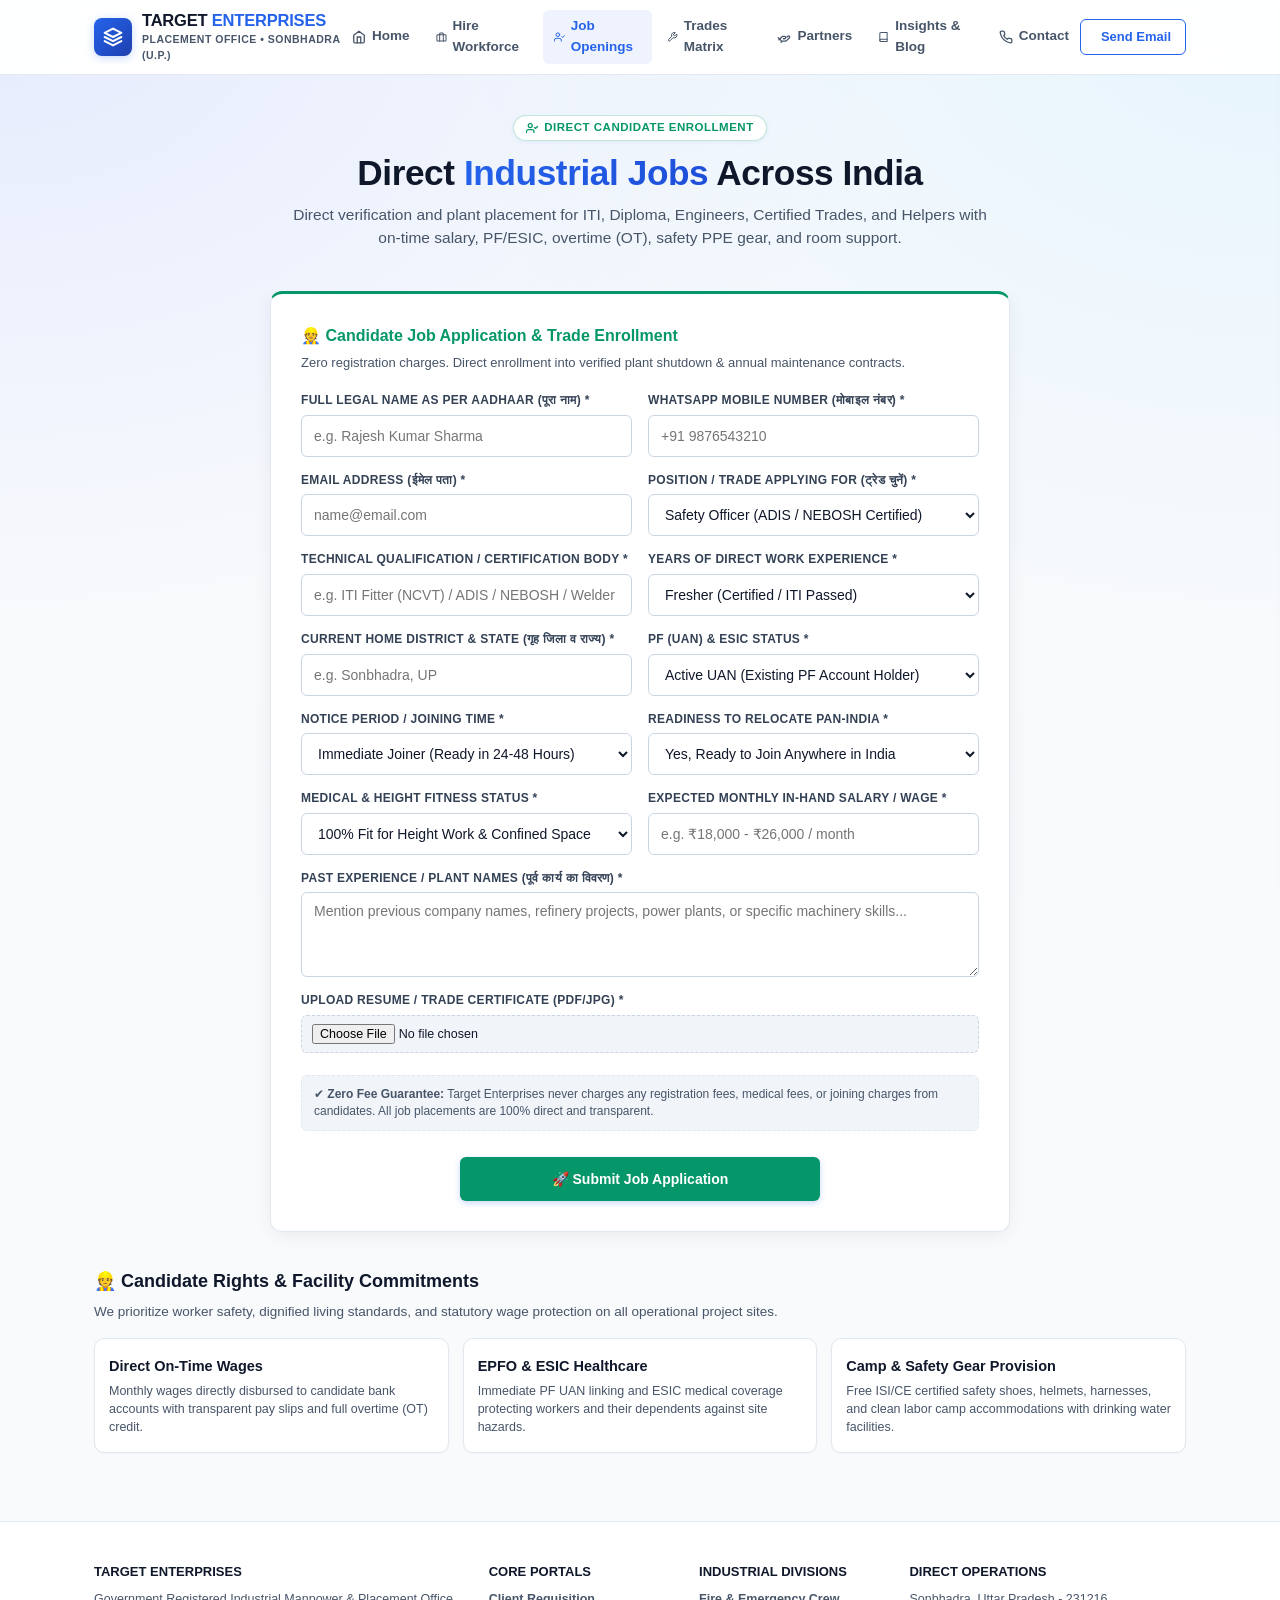
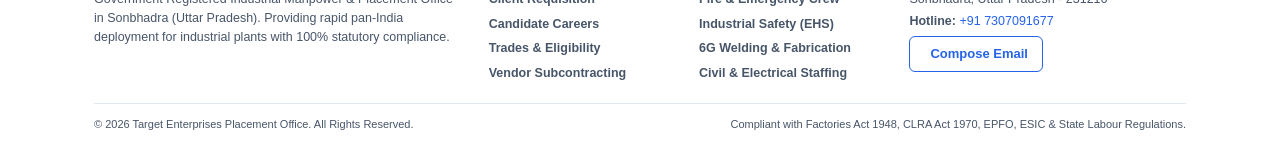
<file: jobs.html>
<!DOCTYPE html>
<html lang="en">
<head>
  <meta charset="UTF-8" />
  <meta name="viewport" content="width=device-width, initial-scale=1.0, maximum-scale=5.0, viewport-fit=cover" />
  <title>Candidate Job Application | Target Enterprises Placement Office</title>
  <meta name="description" content="Candidate job application and trade enrollment with on-time salary, PF/ESIC, safety PPE, and plant placement." />
  <link rel="icon" type="image/svg+xml" href="data:image/svg+xml,%3Csvg xmlns='http://www.w3.org/2000/svg' viewBox='0 0 24 24' fill='none' stroke='%232563eb' stroke-width='2.5' stroke-linecap='round' stroke-linejoin='round'%3E%3Cpath d='M12 2L2 7l10 5 10-5-10-5zM2 17l10 5 10-5M2 12l10 5 10-5'/%3E%3C/svg%3E" />
  <link rel="stylesheet" href="style.css?v=2026.09.21" />
</head>
<body>

  <header class="site-header">
    <div class="container header-flex">
      <div class="brand-unit">
        <div class="brand-icon-box"><svg viewBox="0 0 24 24" fill="none" stroke="#ffffff" stroke-width="2.5" stroke-linecap="round" stroke-linejoin="round"><path d="M12 2L2 7l10 5 10-5-10-5zM2 17l10 5 10-5M2 12l10 5 10-5"/></svg></div>
        <div class="brand-details">
          <a href="index.html" class="brand-title">TARGET <span>ENTERPRISES</span></a>
          <span class="brand-subtitle">PLACEMENT OFFICE • SONBHADRA (U.P.)</span>
        </div>
      </div>

      <ul class="main-nav-links">
        <li><a href="index.html"><svg viewBox="0 0 24 24" fill="none" stroke-linecap="round" stroke-linejoin="round"><path d="M3 9l9-7 9 7v11a2 2 0 0 1-2 2H5a2 2 0 0 1-2-2z"></path><polyline points="9 22 9 12 15 12 15 22"></polyline></svg> <span>Home</span></a></li><li><a href="hire-manpower.html"><svg viewBox="0 0 24 24" fill="none" stroke-linecap="round" stroke-linejoin="round"><rect x="2" y="7" width="20" height="14" rx="2" ry="2"></rect><path d="M16 21V5a2 2 0 0 0-2-2h-4a2 2 0 0 0-2 2v16"></path></svg> <span>Hire Workforce</span></a></li><li><a href="jobs.html" class="active"><svg viewBox="0 0 24 24" fill="none" stroke-linecap="round" stroke-linejoin="round"><path d="M16 21v-2a4 4 0 0 0-4-4H5a4 4 0 0 0-4 4v2"></path><circle cx="8.5" cy="7" r="4"></circle><polyline points="17 11 19 13 23 9"></polyline></svg> <span>Job Openings</span></a></li><li><a href="services.html"><svg viewBox="0 0 24 24" fill="none" stroke-linecap="round" stroke-linejoin="round"><path d="M14.7 6.3a1 1 0 0 0 0 1.4l1.6 1.6a1 1 0 0 0 1.4 0l3.77-3.77a6 6 0 0 1-7.94 7.94l-6.91 6.91a2.12 2.12 0 0 1-3-3l6.91-6.91a6 6 0 0 1 7.94-7.94l-3.76 3.76z"></path></svg> <span>Trades Matrix</span></a></li><li><a href="partners.html"><svg viewBox="0 0 24 24" fill="none" stroke-linecap="round" stroke-linejoin="round"><path d="M11 15h2a2 2 0 1 0 0-4h-3c-.6 0-1.1.2-1.4.6L3 17"></path><path d="m7 21 1.6-1.4c.3-.4.8-.6 1.4-.6h4c1.1 0 2.1-.4 2.8-1.2l4.6-4.4a2 2 0 0 0-2.8-2.8L17 12"></path><path d="m2 13 6 6"></path></svg> <span>Partners</span></a></li><li><a href="blog.html"><svg viewBox="0 0 24 24" fill="none" stroke-linecap="round" stroke-linejoin="round"><path d="M4 19.5A2.5 2.5 0 0 1 6.5 17H20"></path><path d="M6.5 2H20v20H6.5A2.5 2.5 0 0 1 4 19.5v-15A2.5 2.5 0 0 1 6.5 2z"></path></svg> <span>Insights & Blog</span></a></li><li><a href="contact.html"><svg viewBox="0 0 24 24" fill="none" stroke-linecap="round" stroke-linejoin="round"><path d="M22 16.92v3a2 2 0 0 1-2.18 2 19.79 19.79 0 0 1-8.63-3.07 19.5 19.5 0 0 1-6-6 19.79 19.79 0 0 1-3.07-8.67A2 2 0 0 1 4.11 2h3a2 2 0 0 1 2 1.72 12.84 12.84 0 0 0 .7 2.81 2 2 0 0 1-.45 2.11L8.09 9.91a16 16 0 0 0 6 6l1.27-1.27a2 2 0 0 1 2.11-.45 12.84 12.84 0 0 0 2.81.7A2 2 0 0 1 22 16.92z"></path></svg> <span>Contact</span></a></li>
      </ul>

      <div class="header-action-group">
        <a href="send-email.html" class="header-btn header-btn-email">
          <svg viewBox="0 0 24 24" fill="none" stroke-linecap="round" stroke-linejoin="round"><path d="M4 4h16c1.1 0 2 .9 2 2v12c0 1.1-.9 2-2 2H4c-1.1 0-2-.9-2-2V6c0-1.1.9-2 2-2z"></path><polyline points="22,6 12,13 2,6"></polyline></svg> <span>Send Email</span>
        </a>
        <button class="header-btn-icon-menu" id="openDrawerTrigger" aria-label="Navigation Menu">
          <svg viewBox="0 0 24 24" fill="none" stroke-linecap="round" stroke-linejoin="round"><line x1="4" y1="6" x2="20" y2="6"></line><line x1="4" y1="12" x2="20" y2="12"></line><line x1="4" y1="18" x2="20" y2="18"></line></svg>
        </button>
      </div>
    </div>
  </header>

  <div class="drawer-backdrop" id="drawerBackdrop"></div>
  <div class="mega-drawer" id="megaDrawer">
    <div class="drawer-top">
      <h3>TARGET <span>NAVIGATION</span></h3>
      <button class="drawer-close" id="closeDrawerTrigger" aria-label="Close"><svg viewBox="0 0 24 24" fill="none" stroke-linecap="round" stroke-linejoin="round"><line x1="18" y1="6" x2="6" y2="18"></line><line x1="6" y1="6" x2="18" y2="18"></line></svg></button>
    </div>
    <ul class="drawer-links-list">
      <li><a href="index.html"><svg viewBox="0 0 24 24" fill="none" stroke-linecap="round" stroke-linejoin="round"><path d="M3 9l9-7 9 7v11a2 2 0 0 1-2 2H5a2 2 0 0 1-2-2z"></path><polyline points="9 22 9 12 15 12 15 22"></polyline></svg> <span>Home</span></a></li><li><a href="hire-manpower.html"><svg viewBox="0 0 24 24" fill="none" stroke-linecap="round" stroke-linejoin="round"><rect x="2" y="7" width="20" height="14" rx="2" ry="2"></rect><path d="M16 21V5a2 2 0 0 0-2-2h-4a2 2 0 0 0-2 2v16"></path></svg> <span>Hire Workforce</span></a></li><li><a href="jobs.html" class="active"><svg viewBox="0 0 24 24" fill="none" stroke-linecap="round" stroke-linejoin="round"><path d="M16 21v-2a4 4 0 0 0-4-4H5a4 4 0 0 0-4 4v2"></path><circle cx="8.5" cy="7" r="4"></circle><polyline points="17 11 19 13 23 9"></polyline></svg> <span>Job Openings</span></a></li><li><a href="services.html"><svg viewBox="0 0 24 24" fill="none" stroke-linecap="round" stroke-linejoin="round"><path d="M14.7 6.3a1 1 0 0 0 0 1.4l1.6 1.6a1 1 0 0 0 1.4 0l3.77-3.77a6 6 0 0 1-7.94 7.94l-6.91 6.91a2.12 2.12 0 0 1-3-3l6.91-6.91a6 6 0 0 1 7.94-7.94l-3.76 3.76z"></path></svg> <span>Trades Matrix</span></a></li><li><a href="partners.html"><svg viewBox="0 0 24 24" fill="none" stroke-linecap="round" stroke-linejoin="round"><path d="M11 15h2a2 2 0 1 0 0-4h-3c-.6 0-1.1.2-1.4.6L3 17"></path><path d="m7 21 1.6-1.4c.3-.4.8-.6 1.4-.6h4c1.1 0 2.1-.4 2.8-1.2l4.6-4.4a2 2 0 0 0-2.8-2.8L17 12"></path><path d="m2 13 6 6"></path></svg> <span>Partners</span></a></li><li><a href="blog.html"><svg viewBox="0 0 24 24" fill="none" stroke-linecap="round" stroke-linejoin="round"><path d="M4 19.5A2.5 2.5 0 0 1 6.5 17H20"></path><path d="M6.5 2H20v20H6.5A2.5 2.5 0 0 1 4 19.5v-15A2.5 2.5 0 0 1 6.5 2z"></path></svg> <span>Insights & Blog</span></a></li><li><a href="contact.html"><svg viewBox="0 0 24 24" fill="none" stroke-linecap="round" stroke-linejoin="round"><path d="M22 16.92v3a2 2 0 0 1-2.18 2 19.79 19.79 0 0 1-8.63-3.07 19.5 19.5 0 0 1-6-6 19.79 19.79 0 0 1-3.07-8.67A2 2 0 0 1 4.11 2h3a2 2 0 0 1 2 1.72 12.84 12.84 0 0 0 .7 2.81 2 2 0 0 1-.45 2.11L8.09 9.91a16 16 0 0 0 6 6l1.27-1.27a2 2 0 0 1 2.11-.45 12.84 12.84 0 0 0 2.81.7A2 2 0 0 1 22 16.92z"></path></svg> <span>Contact</span></a></li>
      <li>
        <a href="send-email.html" style="background:var(--primary-subtle); color:var(--primary);">
          <svg viewBox="0 0 24 24" fill="none" stroke-linecap="round" stroke-linejoin="round"><path d="M4 4h16c1.1 0 2 .9 2 2v12c0 1.1-.9 2-2 2H4c-1.1 0-2-.9-2-2V6c0-1.1.9-2 2-2z"></path><polyline points="22,6 12,13 2,6"></polyline></svg> <span>Send Official Email</span>
        </a>
      </li>
    </ul>
    <div style="margin-top:auto; padding-top:14px; border-top:1px solid var(--border);">
      <a href="tel:+917307091677" class="btn-card btn-card-primary">
        <svg viewBox="0 0 24 24" fill="none" stroke-linecap="round" stroke-linejoin="round"><path d="M22 16.92v3a2 2 0 0 1-2.18 2 19.79 19.79 0 0 1-8.63-3.07 19.5 19.5 0 0 1-6-6 19.79 19.79 0 0 1-3.07-8.67A2 2 0 0 1 4.11 2h3a2 2 0 0 1 2 1.72 12.84 12.84 0 0 0 .7 2.81 2 2 0 0 1-.45 2.11L8.09 9.91a16 16 0 0 0 6 6l1.27-1.27a2 2 0 0 1 2.11-.45 12.84 12.84 0 0 0 2.81.7A2 2 0 0 1 22 16.92z"></path></svg> Call Hotline: +91 7307091677
      </a>
    </div>
  </div>

  <section class="hero-wrapper">
    <div class="container">
      <div class="pill-badge" style="color:var(--green); border-color:rgba(5,150,105,0.25);"><svg viewBox="0 0 24 24" fill="none" stroke-linecap="round" stroke-linejoin="round"><path d="M16 21v-2a4 4 0 0 0-4-4H5a4 4 0 0 0-4 4v2"></path><circle cx="8.5" cy="7" r="4"></circle><polyline points="17 11 19 13 23 9"></polyline></svg> Direct Candidate Enrollment</div>
      <h1 class="hero-headline">Direct <span>Industrial Jobs</span> Across India</h1>
      <p class="hero-subline">Direct verification and plant placement for ITI, Diploma, Engineers, Certified Trades, and Helpers with on-time salary, PF/ESIC, overtime (OT), safety PPE gear, and room support.</p>
    </div>
  </section>

  <main class="container">
    <div class="form-card-wrapper" style="border-top:3px solid var(--green);">
      <h3 style="font-size:16px; color:var(--green); margin-bottom:4px; font-weight:800;">👷 Candidate Job Application &amp; Trade Enrollment</h3>
      <p style="color:var(--text-muted); font-size:13px; margin-bottom:18px;">Zero registration charges. Direct enrollment into verified plant shutdown &amp; annual maintenance contracts.</p>

      <form id="jobForm" class="form-grid-2col" enctype="multipart/form-data">
        <input type="hidden" name="_subject" value="[CANDIDATE APPLICATION] - Target Enterprises" />
        <input type="hidden" name="_template" value="table" />
        <input type="hidden" name="_captcha" value="false" />
        <input type="hidden" name="_autoresponse" value="Thank you for applying with Target Enterprises. We have received your trade application and credentials. Our recruitment desk will review your dossier and contact you for upcoming plant deployment batches." />

        <div class="form-group-item">
          <label>Full Legal Name as per Aadhaar (पूरा नाम) *</label>
          <input type="text" name="Candidate_Name" placeholder="e.g. Rajesh Kumar Sharma" required />
        </div>

        <div class="form-group-item">
          <label>WhatsApp Mobile Number (मोबाइल नंबर) *</label>
          <input type="tel" name="Mobile_Number" placeholder="+91 9876543210" required />
        </div>

        <div class="form-group-item">
          <label>Email Address (ईमेल पता) *</label>
          <input type="email" name="email" placeholder="name@email.com" required />
        </div>

        <div class="form-group-item">
          <label>Position / Trade Applying For (ट्रेड चुनें) *</label>
          <select name="Applied_Trade" required>
            <option value="Safety Officer (ADIS / NEBOSH Certified)">Safety Officer (ADIS / NEBOSH Certified)</option>
            <option value="Safety Supervisor / Safety Steward">Safety Supervisor / Safety Steward</option>
            <option value="Fireman / Fire Supervisor / Pump Tech">Fireman / Fire Supervisor / Pump Tech</option>
            <option value="Confined Space Safety Attendant / Standby">Confined Space Safety Attendant / Standby</option>
            <option value="6G TIG & ARC Welder (Radiographic Quality)">6G TIG &amp; ARC Welder (Radiographic Quality)</option>
            <option value="3G / 4G Structural & Plate Welder">3G / 4G Structural &amp; Plate Welder</option>
            <option value="Mechanical Piping Fitter / Isometric Fitter">Mechanical Piping Fitter / Isometric Fitter</option>
            <option value="Structural Steel Fitter / Fabricator">Structural Steel Fitter / Fabricator</option>
            <option value="Certified Rigger (Level 1 / 2 / 3)">Certified Rigger (Level 1 / 2 / 3)</option>
            <option value="Crane Signalman / Lifting Marshall">Crane Signalman / Lifting Marshall</option>
            <option value="HT / LT Industrial Electrician">HT / LT Industrial Electrician</option>
            <option value="Cable Tray & Termination Electrician">Cable Tray &amp; Termination Electrician</option>
            <option value="Civil Site Engineer / Supervisor / Surveyor">Civil Site Engineer / Supervisor / Surveyor</option>
            <option value="Instrumentation & Calibration Technician">Instrumentation &amp; Calibration Technician</option>
            <option value="NDT Level-II Inspector / QC Assistant">NDT Level-II Inspector / QC Assistant</option>
            <option value="Scaffolder (Cuplock) / Scaffolding Inspector">Scaffolder (Cuplock) / Scaffolding Inspector</option>
            <option value="Sand Blaster & Industrial Spray Painter">Sand Blaster &amp; Industrial Spray Painter</option>
            <option value="Heavy Equipment Operator (Hydra / Crane / JCB)">Heavy Equipment Operator (Hydra / Crane / JCB)</option>
            <option value="Gas Cutter / Bevel Grinder">Gas Cutter / Bevel Grinder</option>
            <option value="Store Keeper / Site Time Keeper">Store Keeper / Site Time Keeper</option>
            <option value="Computer Operator / MIS Data Entry">Computer Operator / MIS Data Entry</option>
            <option value="Industrial Helper / Mechanical Helper">Industrial Helper / Mechanical Helper</option>
          </select>
        </div>

        <div class="form-group-item">
          <label>Technical Qualification / Certification Body *</label>
          <input type="text" name="Technical_Certification" placeholder="e.g. ITI Fitter (NCVT) / ADIS / NEBOSH / Welder Card" required />
        </div>

        <div class="form-group-item">
          <label>Years of Direct Work Experience *</label>
          <select name="Experience_Level" required>
            <option value="Fresher (Certified / ITI Passed)">Fresher (Certified / ITI Passed)</option>
            <option value="1 to 3 Years (Junior Technician)">1 to 3 Years (Junior Technician)</option>
            <option value="3 to 5 Years (Skilled Craftsman)">3 to 5 Years (Skilled Craftsman)</option>
            <option value="5 to 10+ Years (Senior Lead / Chargehand)">5 to 10+ Years (Senior Lead / Chargehand)</option>
          </select>
        </div>

        <div class="form-group-item">
          <label>Current Home District &amp; State (गृह जिला व राज्य) *</label>
          <input type="text" name="Home_Location" placeholder="e.g. Sonbhadra, UP" required />
        </div>

        <div class="form-group-item">
          <label>PF (UAN) &amp; ESIC Status *</label>
          <select name="UAN_Status" required>
            <option value="Active UAN (Existing PF Account Holder)">Active UAN (Existing PF Account Holder)</option>
            <option value="Fresher / New PF Enrollment Required">Fresher / New PF Enrollment Required</option>
          </select>
        </div>

        <div class="form-group-item">
          <label>Notice Period / Joining Time *</label>
          <select name="Joining_Availability" required>
            <option value="Immediate Joiner (Ready in 24-48 Hours)">Immediate Joiner (Ready in 24-48 Hours)</option>
            <option value="Within 7 Days">Within 7 Days</option>
            <option value="15 to 30 Days (Serving Notice)">15 to 30 Days (Serving Notice)</option>
          </select>
        </div>

        <div class="form-group-item">
          <label>Readiness to Relocate Pan-India *</label>
          <select name="Relocation_Readiness" required>
            <option value="Yes, Ready to Join Anywhere in India">Yes, Ready to Join Anywhere in India</option>
            <option value="Prefer UP / North India Sites Only">Prefer UP / North India Sites Only</option>
          </select>
        </div>

        <div class="form-group-item">
          <label>Medical &amp; Height Fitness Status *</label>
          <select name="Medical_Fitness" required>
            <option value="100% Fit for Height Work & Confined Space">100% Fit for Height Work &amp; Confined Space</option>
            <option value="Fit for General Ground Operations Only">Fit for General Ground Operations Only</option>
          </select>
        </div>

        <div class="form-group-item">
          <label>Expected Monthly In-Hand Salary / Wage *</label>
          <input type="text" name="Expected_Salary" placeholder="e.g. ₹18,000 - ₹26,000 / month" required />
        </div>

        <div class="form-group-item col-full">
          <label>Past Experience / Plant Names (पूर्व कार्य का विवरण) *</label>
          <textarea name="Past_Experience" rows="3" placeholder="Mention previous company names, refinery projects, power plants, or specific machinery skills..." required></textarea>
        </div>

        <div class="form-group-item col-full">
          <label>Upload Resume / Trade Certificate (PDF/JPG) *</label>
          <input type="file" name="Resume_Document" accept=".pdf,.doc,.docx,.jpg,.png" required />
        </div>

        <div class="compliance-note col-full">
          ✔ <strong>Zero Fee Guarantee:</strong> Target Enterprises never charges any registration fees, medical fees, or joining charges from candidates. All job placements are 100% direct and transparent.
        </div>

        <div id="jobAlert" class="feedback-alert"></div>
        <button type="submit" class="btn-submit-action" style="background:var(--green);">🚀 Submit Job Application</button>
      </form>
    </div>

    <!-- COMPREHENSIVE SECTION: WORKER BENEFITS -->
    <div class="rich-section">
      <h2 class="rich-section-title">👷 Candidate Rights &amp; Facility Commitments</h2>
      <p class="rich-section-sub">We prioritize worker safety, dignified living standards, and statutory wage protection on all operational project sites.</p>
      <div class="workflow-grid">
        <div class="workflow-step-card">
          <h4 class="workflow-step-title">Direct On-Time Wages</h4>
          <p class="workflow-step-desc">Monthly wages directly disbursed to candidate bank accounts with transparent pay slips and full overtime (OT) credit.</p>
        </div>
        <div class="workflow-step-card">
          <h4 class="workflow-step-title">EPFO &amp; ESIC Healthcare</h4>
          <p class="workflow-step-desc">Immediate PF UAN linking and ESIC medical coverage protecting workers and their dependents against site hazards.</p>
        </div>
        <div class="workflow-step-card">
          <h4 class="workflow-step-title">Camp &amp; Safety Gear Provision</h4>
          <p class="workflow-step-desc">Free ISI/CE certified safety shoes, helmets, harnesses, and clean labor camp accommodations with drinking water facilities.</p>
        </div>
      </div>
    </div>
  </main>

  <script>
    var jForm = document.getElementById('jobForm');
    var jAlert = document.getElementById('jobAlert');
    var jBtn = jForm.querySelector('button[type="submit"]');

    jForm.addEventListener('submit', function(e) {
      e.preventDefault();
      jBtn.disabled = true;
      jBtn.innerText = "Submitting Application...";
      jAlert.style.display = "none";

      fetch("https://formsubmit.co/ajax/digitalvikas.xyz@gmail.com", {
        method: "POST",
        body: new FormData(jForm),
        headers: { 'Accept': 'application/json' }
      })
      .then(function(res) {
        if (res.ok) {
          jAlert.className = "feedback-alert alert-ok";
          jAlert.style.display = "block";
          jAlert.innerHTML = "✔ Application submitted successfully! Official confirmation sent to your email.";
          jForm.reset();
        } else {
          throw new Error();
        }
      })
      .catch(function(err) {
        jAlert.className = "feedback-alert alert-fail";
        jAlert.style.display = "block";
        jAlert.innerHTML = "⚠️ Error submitting application. Please call +91 7307091677.";
      })
      .finally(function() {
        jBtn.disabled = false;
        jBtn.innerText = "🚀 Submit Job Application";
      });
    });
  </script>

  <footer class="site-footer-4col">
    <div class="container">
      <div class="footer-grid">
        <div class="footer-col">
          <h4>TARGET ENTERPRISES</h4>
          <p>Government Registered Industrial Manpower &amp; Placement Office in Sonbhadra (Uttar Pradesh). Providing rapid pan-India deployment for industrial plants with 100% statutory compliance.</p>
        </div>
        <div class="footer-col">
          <h4>Core Portals</h4>
          <ul class="footer-links-list">
            <li><a href="hire-manpower.html">Client Requisition</a></li>
            <li><a href="jobs.html">Candidate Careers</a></li>
            <li><a href="services.html">Trades &amp; Eligibility</a></li>
            <li><a href="partners.html">Vendor Subcontracting</a></li>
          </ul>
        </div>
        <div class="footer-col">
          <h4>Industrial Divisions</h4>
          <ul class="footer-links-list">
            <li><a href="services.html#ehs-safety">Fire &amp; Emergency Crew</a></li>
            <li><a href="services.html#ehs-safety">Industrial Safety (EHS)</a></li>
            <li><a href="services.html#welding-6g">6G Welding &amp; Fabrication</a></li>
            <li><a href="services.html#turnkey-plants">Civil &amp; Electrical Staffing</a></li>
          </ul>
        </div>
        <div class="footer-col">
          <h4>Direct Operations</h4>
          <p>Sonbhadra, Uttar Pradesh - 231216</p>
          <p style="margin-top:3px;"><strong>Hotline:</strong> <a href="tel:+917307091677" style="color:var(--primary);">+91 7307091677</a></p>
          <p style="margin-top:5px;"><a href="send-email.html" class="header-btn header-btn-email"><svg viewBox="0 0 24 24" fill="none" stroke-linecap="round" stroke-linejoin="round"><path d="M4 4h16c1.1 0 2 .9 2 2v12c0 1.1-.9 2-2 2H4c-1.1 0-2-.9-2-2V6c0-1.1.9-2 2-2z"></path><polyline points="22,6 12,13 2,6"></polyline></svg> Compose Email</a></p>
        </div>
      </div>
      <div class="footer-bottom-bar">
        <span>&copy; 2026 Target Enterprises Placement Office. All Rights Reserved.</span>
        <span>Compliant with Factories Act 1948, CLRA Act 1970, EPFO, ESIC &amp; State Labour Regulations.</span>
      </div>
    </div>
  </footer>

  <div class="mobile-sticky-dock">
    <a href="tel:+917307091677" class="dock-btn"><svg viewBox="0 0 24 24" fill="none" stroke-linecap="round" stroke-linejoin="round"><path d="M22 16.92v3a2 2 0 0 1-2.18 2 19.79 19.79 0 0 1-8.63-3.07 19.5 19.5 0 0 1-6-6 19.79 19.79 0 0 1-3.07-8.67A2 2 0 0 1 4.11 2h3a2 2 0 0 1 2 1.72 12.84 12.84 0 0 0 .7 2.81 2 2 0 0 1-.45 2.11L8.09 9.91a16 16 0 0 0 6 6l1.27-1.27a2 2 0 0 1 2.11-.45 12.84 12.84 0 0 0 2.81.7A2 2 0 0 1 22 16.92z"></path></svg> Call</a>
    <a href="send-email.html" class="dock-btn dock-btn-primary"><svg viewBox="0 0 24 24" fill="none" stroke-linecap="round" stroke-linejoin="round"><path d="M4 4h16c1.1 0 2 .9 2 2v12c0 1.1-.9 2-2 2H4c-1.1 0-2-.9-2-2V6c0-1.1.9-2 2-2z"></path><polyline points="22,6 12,13 2,6"></polyline></svg> Email</a>
    <a href="hire-manpower.html" class="dock-btn"><svg viewBox="0 0 24 24" fill="none" stroke-linecap="round" stroke-linejoin="round"><rect x="2" y="7" width="20" height="14" rx="2" ry="2"></rect><path d="M16 21V5a2 2 0 0 0-2-2h-4a2 2 0 0 0-2 2v16"></path></svg> Hire</a>
    <a href="jobs.html" class="dock-btn"><svg viewBox="0 0 24 24" fill="none" stroke-linecap="round" stroke-linejoin="round"><path d="M16 21v-2a4 4 0 0 0-4-4H5a4 4 0 0 0-4 4v2"></path><circle cx="8.5" cy="7" r="4"></circle><polyline points="17 11 19 13 23 9"></polyline></svg> Jobs</a>
  </div>

  <script>
    var openTrigger = document.getElementById('openDrawerTrigger');
    var closeTrigger = document.getElementById('closeDrawerTrigger');
    var drawerEl = document.getElementById('megaDrawer');
    var backdropEl = document.getElementById('drawerBackdrop');

    function toggleMenu(isOpen) {
      if (isOpen) {
        drawerEl.classList.add('open');
        backdropEl.classList.add('active');
        document.body.style.overflow = 'hidden';
      } else {
        drawerEl.classList.remove('open');
        backdropEl.classList.remove('active');
        document.body.style.overflow = '';
      }
    }
    if (openTrigger) openTrigger.addEventListener('click', function() { toggleMenu(true); });
    if (closeTrigger) closeTrigger.addEventListener('click', function() { toggleMenu(false); });
    if (backdropEl) backdropEl.addEventListener('click', function() { toggleMenu(false); });

    if (drawerEl) {
      var dLinks = drawerEl.querySelectorAll('a');
      dLinks.forEach(function(link) {
        link.addEventListener('click', function() { toggleMenu(false); });
      });
    }
  </script>

  <script>
    var openTrigger = document.getElementById('openDrawerTrigger');
    var closeTrigger = document.getElementById('closeDrawerTrigger');
    var drawerEl = document.getElementById('megaDrawer');
    var backdropEl = document.getElementById('drawerBackdrop');

    function toggleMenu(isOpen) {
      if (isOpen) {
        drawerEl.classList.add('open');
        backdropEl.classList.add('active');
        document.body.style.overflow = 'hidden';
      } else {
        drawerEl.classList.remove('open');
        backdropEl.classList.remove('active');
        document.body.style.overflow = '';
      }
    }
    if (openTrigger) openTrigger.addEventListener('click', function() { toggleMenu(true); });
    if (closeTrigger) closeTrigger.addEventListener('click', function() { toggleMenu(false); });
    if (backdropEl) backdropEl.addEventListener('click', function() { toggleMenu(false); });

    // Auto close drawer when any link inside it is clicked (fixes in-page anchor freeze)
    if (drawerEl) {
      var dLinks = drawerEl.querySelectorAll('a');
      dLinks.forEach(function(link) {
        link.addEventListener('click', function() { toggleMenu(false); });
      });
    }

    // 2.5-Second Slider Pause & Auto-Resume Controller
    var sliderTrack = document.querySelector('.slider-track');
    if (sliderTrack) {
      var resumeTimeout;
      function pauseAndAutoResume() {
        sliderTrack.style.animationPlayState = 'paused';
        clearTimeout(resumeTimeout);
        resumeTimeout = setTimeout(function() {
          sliderTrack.style.animationPlayState = 'running';
        }, 2500);
      }
      sliderTrack.addEventListener('mouseenter', pauseAndAutoResume);
      sliderTrack.addEventListener('touchstart', pauseAndAutoResume, { passive: true });
      sliderTrack.addEventListener('click', pauseAndAutoResume);
    }
  </script>

</body>
</html>
</file>
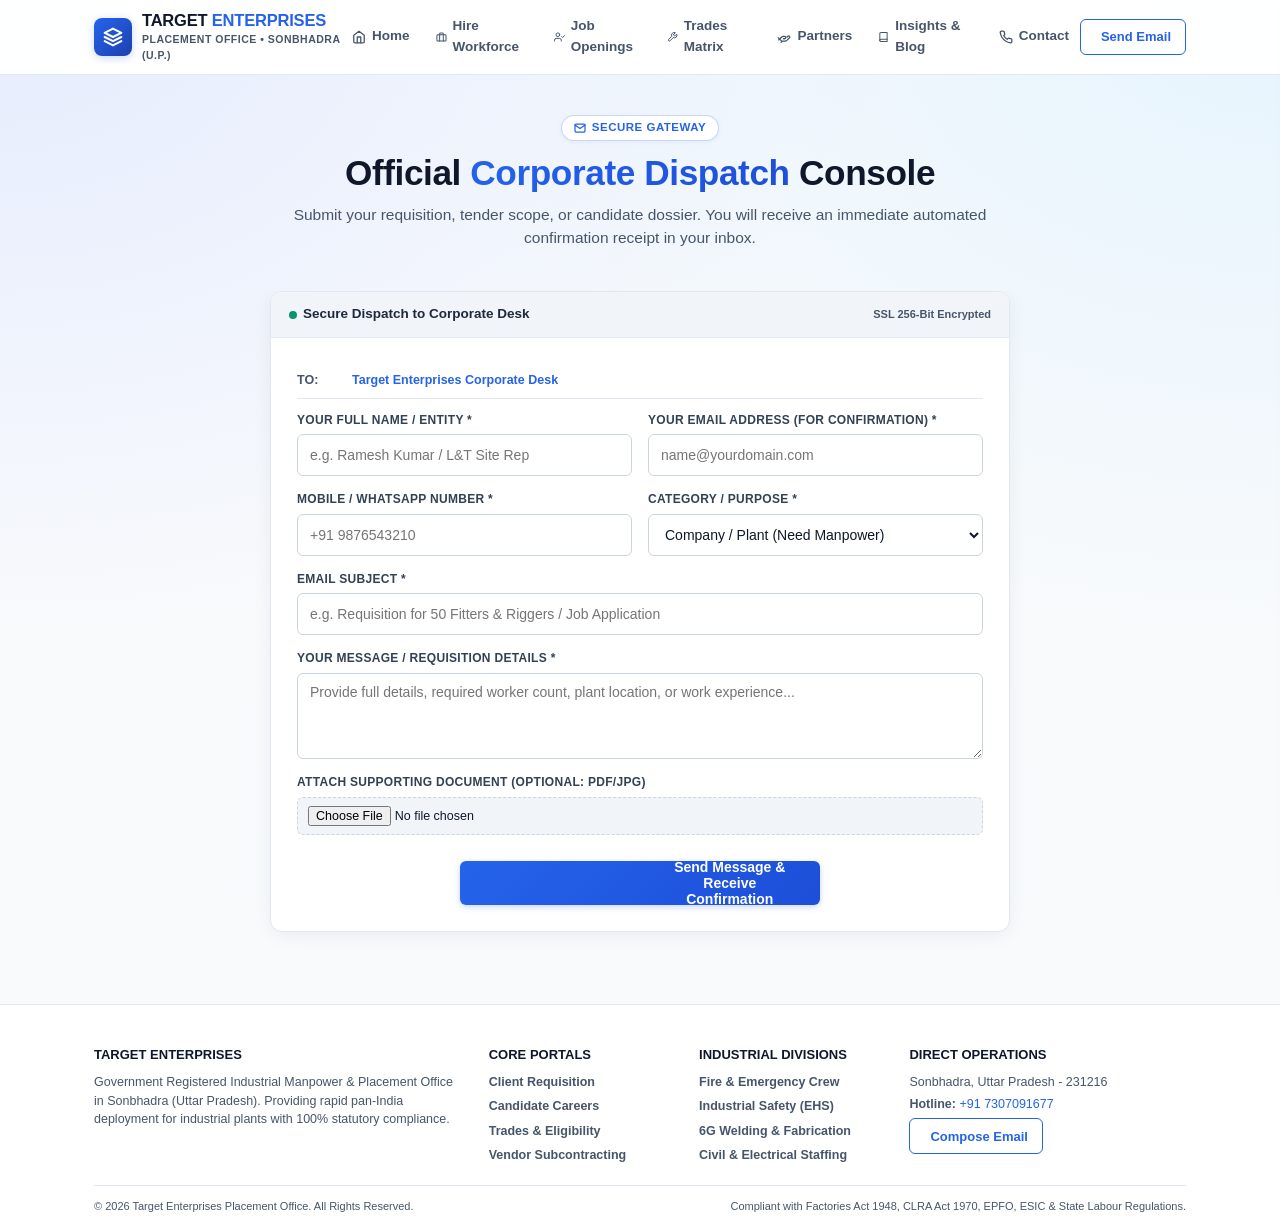
<file: send-email.html>
<!DOCTYPE html>
<html lang="en">
<head>
  <meta charset="UTF-8" />
  <meta name="viewport" content="width=device-width, initial-scale=1.0, maximum-scale=5.0, viewport-fit=cover" />
  <title>Send Official Email | Target Enterprises Placement Office</title>
  <meta name="description" content="Direct corporate communications console to Target Enterprises operations desk with instant automated receipt." />
  <link rel="icon" type="image/svg+xml" href="data:image/svg+xml,%3Csvg xmlns='http://www.w3.org/2000/svg' viewBox='0 0 24 24' fill='none' stroke='%232563eb' stroke-width='2.5' stroke-linecap='round' stroke-linejoin='round'%3E%3Cpath d='M12 2L2 7l10 5 10-5-10-5zM2 17l10 5 10-5M2 12l10 5 10-5'/%3E%3C/svg%3E" />
  <link rel="stylesheet" href="style.css?v=2026.09.21" />
</head>
<body>

  <header class="site-header">
    <div class="container header-flex">
      <div class="brand-unit">
        <div class="brand-icon-box"><svg viewBox="0 0 24 24" fill="none" stroke="#ffffff" stroke-width="2.5" stroke-linecap="round" stroke-linejoin="round"><path d="M12 2L2 7l10 5 10-5-10-5zM2 17l10 5 10-5M2 12l10 5 10-5"/></svg></div>
        <div class="brand-details">
          <a href="index.html" class="brand-title">TARGET <span>ENTERPRISES</span></a>
          <span class="brand-subtitle">PLACEMENT OFFICE • SONBHADRA (U.P.)</span>
        </div>
      </div>

      <ul class="main-nav-links">
        <li><a href="index.html"><svg viewBox="0 0 24 24" fill="none" stroke-linecap="round" stroke-linejoin="round"><path d="M3 9l9-7 9 7v11a2 2 0 0 1-2 2H5a2 2 0 0 1-2-2z"></path><polyline points="9 22 9 12 15 12 15 22"></polyline></svg> <span>Home</span></a></li><li><a href="hire-manpower.html"><svg viewBox="0 0 24 24" fill="none" stroke-linecap="round" stroke-linejoin="round"><rect x="2" y="7" width="20" height="14" rx="2" ry="2"></rect><path d="M16 21V5a2 2 0 0 0-2-2h-4a2 2 0 0 0-2 2v16"></path></svg> <span>Hire Workforce</span></a></li><li><a href="jobs.html"><svg viewBox="0 0 24 24" fill="none" stroke-linecap="round" stroke-linejoin="round"><path d="M16 21v-2a4 4 0 0 0-4-4H5a4 4 0 0 0-4 4v2"></path><circle cx="8.5" cy="7" r="4"></circle><polyline points="17 11 19 13 23 9"></polyline></svg> <span>Job Openings</span></a></li><li><a href="services.html"><svg viewBox="0 0 24 24" fill="none" stroke-linecap="round" stroke-linejoin="round"><path d="M14.7 6.3a1 1 0 0 0 0 1.4l1.6 1.6a1 1 0 0 0 1.4 0l3.77-3.77a6 6 0 0 1-7.94 7.94l-6.91 6.91a2.12 2.12 0 0 1-3-3l6.91-6.91a6 6 0 0 1 7.94-7.94l-3.76 3.76z"></path></svg> <span>Trades Matrix</span></a></li><li><a href="partners.html"><svg viewBox="0 0 24 24" fill="none" stroke-linecap="round" stroke-linejoin="round"><path d="M11 15h2a2 2 0 1 0 0-4h-3c-.6 0-1.1.2-1.4.6L3 17"></path><path d="m7 21 1.6-1.4c.3-.4.8-.6 1.4-.6h4c1.1 0 2.1-.4 2.8-1.2l4.6-4.4a2 2 0 0 0-2.8-2.8L17 12"></path><path d="m2 13 6 6"></path></svg> <span>Partners</span></a></li><li><a href="blog.html"><svg viewBox="0 0 24 24" fill="none" stroke-linecap="round" stroke-linejoin="round"><path d="M4 19.5A2.5 2.5 0 0 1 6.5 17H20"></path><path d="M6.5 2H20v20H6.5A2.5 2.5 0 0 1 4 19.5v-15A2.5 2.5 0 0 1 6.5 2z"></path></svg> <span>Insights & Blog</span></a></li><li><a href="contact.html"><svg viewBox="0 0 24 24" fill="none" stroke-linecap="round" stroke-linejoin="round"><path d="M22 16.92v3a2 2 0 0 1-2.18 2 19.79 19.79 0 0 1-8.63-3.07 19.5 19.5 0 0 1-6-6 19.79 19.79 0 0 1-3.07-8.67A2 2 0 0 1 4.11 2h3a2 2 0 0 1 2 1.72 12.84 12.84 0 0 0 .7 2.81 2 2 0 0 1-.45 2.11L8.09 9.91a16 16 0 0 0 6 6l1.27-1.27a2 2 0 0 1 2.11-.45 12.84 12.84 0 0 0 2.81.7A2 2 0 0 1 22 16.92z"></path></svg> <span>Contact</span></a></li>
      </ul>

      <div class="header-action-group">
        <a href="send-email.html" class="header-btn header-btn-email active">
          <svg viewBox="0 0 24 24" fill="none" stroke-linecap="round" stroke-linejoin="round"><path d="M4 4h16c1.1 0 2 .9 2 2v12c0 1.1-.9 2-2 2H4c-1.1 0-2-.9-2-2V6c0-1.1.9-2 2-2z"></path><polyline points="22,6 12,13 2,6"></polyline></svg> <span>Send Email</span>
        </a>
        <button class="header-btn-icon-menu" id="openDrawerTrigger" aria-label="Navigation Menu">
          <svg viewBox="0 0 24 24" fill="none" stroke-linecap="round" stroke-linejoin="round"><line x1="4" y1="6" x2="20" y2="6"></line><line x1="4" y1="12" x2="20" y2="12"></line><line x1="4" y1="18" x2="20" y2="18"></line></svg>
        </button>
      </div>
    </div>
  </header>

  <div class="drawer-backdrop" id="drawerBackdrop"></div>
  <div class="mega-drawer" id="megaDrawer">
    <div class="drawer-top">
      <h3>TARGET <span>NAVIGATION</span></h3>
      <button class="drawer-close" id="closeDrawerTrigger" aria-label="Close"><svg viewBox="0 0 24 24" fill="none" stroke-linecap="round" stroke-linejoin="round"><line x1="18" y1="6" x2="6" y2="18"></line><line x1="6" y1="6" x2="18" y2="18"></line></svg></button>
    </div>
    <ul class="drawer-links-list">
      <li><a href="index.html"><svg viewBox="0 0 24 24" fill="none" stroke-linecap="round" stroke-linejoin="round"><path d="M3 9l9-7 9 7v11a2 2 0 0 1-2 2H5a2 2 0 0 1-2-2z"></path><polyline points="9 22 9 12 15 12 15 22"></polyline></svg> <span>Home</span></a></li><li><a href="hire-manpower.html"><svg viewBox="0 0 24 24" fill="none" stroke-linecap="round" stroke-linejoin="round"><rect x="2" y="7" width="20" height="14" rx="2" ry="2"></rect><path d="M16 21V5a2 2 0 0 0-2-2h-4a2 2 0 0 0-2 2v16"></path></svg> <span>Hire Workforce</span></a></li><li><a href="jobs.html"><svg viewBox="0 0 24 24" fill="none" stroke-linecap="round" stroke-linejoin="round"><path d="M16 21v-2a4 4 0 0 0-4-4H5a4 4 0 0 0-4 4v2"></path><circle cx="8.5" cy="7" r="4"></circle><polyline points="17 11 19 13 23 9"></polyline></svg> <span>Job Openings</span></a></li><li><a href="services.html"><svg viewBox="0 0 24 24" fill="none" stroke-linecap="round" stroke-linejoin="round"><path d="M14.7 6.3a1 1 0 0 0 0 1.4l1.6 1.6a1 1 0 0 0 1.4 0l3.77-3.77a6 6 0 0 1-7.94 7.94l-6.91 6.91a2.12 2.12 0 0 1-3-3l6.91-6.91a6 6 0 0 1 7.94-7.94l-3.76 3.76z"></path></svg> <span>Trades Matrix</span></a></li><li><a href="partners.html"><svg viewBox="0 0 24 24" fill="none" stroke-linecap="round" stroke-linejoin="round"><path d="M11 15h2a2 2 0 1 0 0-4h-3c-.6 0-1.1.2-1.4.6L3 17"></path><path d="m7 21 1.6-1.4c.3-.4.8-.6 1.4-.6h4c1.1 0 2.1-.4 2.8-1.2l4.6-4.4a2 2 0 0 0-2.8-2.8L17 12"></path><path d="m2 13 6 6"></path></svg> <span>Partners</span></a></li><li><a href="blog.html"><svg viewBox="0 0 24 24" fill="none" stroke-linecap="round" stroke-linejoin="round"><path d="M4 19.5A2.5 2.5 0 0 1 6.5 17H20"></path><path d="M6.5 2H20v20H6.5A2.5 2.5 0 0 1 4 19.5v-15A2.5 2.5 0 0 1 6.5 2z"></path></svg> <span>Insights & Blog</span></a></li><li><a href="contact.html"><svg viewBox="0 0 24 24" fill="none" stroke-linecap="round" stroke-linejoin="round"><path d="M22 16.92v3a2 2 0 0 1-2.18 2 19.79 19.79 0 0 1-8.63-3.07 19.5 19.5 0 0 1-6-6 19.79 19.79 0 0 1-3.07-8.67A2 2 0 0 1 4.11 2h3a2 2 0 0 1 2 1.72 12.84 12.84 0 0 0 .7 2.81 2 2 0 0 1-.45 2.11L8.09 9.91a16 16 0 0 0 6 6l1.27-1.27a2 2 0 0 1 2.11-.45 12.84 12.84 0 0 0 2.81.7A2 2 0 0 1 22 16.92z"></path></svg> <span>Contact</span></a></li>
      <li>
        <a href="send-email.html" style="background:var(--primary-subtle); color:var(--primary);">
          <svg viewBox="0 0 24 24" fill="none" stroke-linecap="round" stroke-linejoin="round"><path d="M4 4h16c1.1 0 2 .9 2 2v12c0 1.1-.9 2-2 2H4c-1.1 0-2-.9-2-2V6c0-1.1.9-2 2-2z"></path><polyline points="22,6 12,13 2,6"></polyline></svg> <span>Send Official Email</span>
        </a>
      </li>
    </ul>
    <div style="margin-top:auto; padding-top:14px; border-top:1px solid var(--border);">
      <a href="tel:+917307091677" class="btn-card btn-card-primary">
        <svg viewBox="0 0 24 24" fill="none" stroke-linecap="round" stroke-linejoin="round"><path d="M22 16.92v3a2 2 0 0 1-2.18 2 19.79 19.79 0 0 1-8.63-3.07 19.5 19.5 0 0 1-6-6 19.79 19.79 0 0 1-3.07-8.67A2 2 0 0 1 4.11 2h3a2 2 0 0 1 2 1.72 12.84 12.84 0 0 0 .7 2.81 2 2 0 0 1-.45 2.11L8.09 9.91a16 16 0 0 0 6 6l1.27-1.27a2 2 0 0 1 2.11-.45 12.84 12.84 0 0 0 2.81.7A2 2 0 0 1 22 16.92z"></path></svg> Call Hotline: +91 7307091677
      </a>
    </div>
  </div>

  <section class="hero-wrapper">
    <div class="container">
      <div class="pill-badge"><svg viewBox="0 0 24 24" fill="none" stroke-linecap="round" stroke-linejoin="round"><path d="M4 4h16c1.1 0 2 .9 2 2v12c0 1.1-.9 2-2 2H4c-1.1 0-2-.9-2-2V6c0-1.1.9-2 2-2z"></path><polyline points="22,6 12,13 2,6"></polyline></svg> Secure Gateway</div>
      <h1 class="hero-headline">Official <span>Corporate Dispatch</span> Console</h1>
      <p class="hero-subline">Submit your requisition, tender scope, or candidate dossier. You will receive an immediate automated confirmation receipt in your inbox.</p>
    </div>
  </section>

  <main class="container">
    <div class="webmail-composer-card">
      <div class="webmail-top-strip">
        <h3><span class="pulse-green-dot"></span> Secure Dispatch to Corporate Desk</h3>
        <span style="font-size:11px; font-weight:700; color:var(--text-muted);">SSL 256-Bit Encrypted</span>
      </div>

      <div class="webmail-inner-padding">
        <div class="webmail-to-row">
          <span class="webmail-to-label">TO:</span>
          <span class="webmail-to-val">Target Enterprises Corporate Desk</span>
        </div>

        <form id="emailConsoleForm" class="form-grid-2col" style="margin-top:12px;" enctype="multipart/form-data">
          <input type="hidden" name="_subject" value="[OFFICIAL INQUIRY] - Direct Webmail Console Dispatch" />
          <input type="hidden" name="_template" value="table" />
          <input type="hidden" name="_captcha" value="false" />
          <input type="hidden" name="_autoresponse" value="Thank you for contacting Target Enterprises Placement Office (Sonbhadra, UP). We have successfully received your dispatch. Our operations management desk is reviewing your requirements and will connect with you shortly. For immediate assistance, dial our hotline: +91 7307091677." />

          <div class="form-group-item">
            <label>Your Full Name / Entity *</label>
            <input type="text" name="Sender_Name" placeholder="e.g. Ramesh Kumar / L&amp;T Site Rep" required />
          </div>

          <div class="form-group-item">
            <label>Your Email Address (For Confirmation) *</label>
            <input type="email" name="email" placeholder="name@yourdomain.com" required />
          </div>

          <div class="form-group-item">
            <label>Mobile / WhatsApp Number *</label>
            <input type="tel" name="Mobile_Number" placeholder="+91 9876543210" required />
          </div>

          <div class="form-group-item">
            <label>Category / Purpose *</label>
            <select name="Dispatch_Category" required>
              <option value="Industrial Client (Workforce Requisition)">Company / Plant (Need Manpower)</option>
              <option value="Candidate Job Application">Candidate (Applying for Job)</option>
              <option value="Contractor Partnership / Subcontracting">Contractor (Subcontracting Tie-up)</option>
              <option value="Urgent Shutdown Requirement">Urgent Shutdown / Breakdown Requirement</option>
            </select>
          </div>

          <div class="form-group-item col-full">
            <label>Email Subject *</label>
            <input type="text" name="Email_Subject" placeholder="e.g. Requisition for 50 Fitters &amp; Riggers / Job Application" required />
          </div>

          <div class="form-group-item col-full">
            <label>Your Message / Requisition Details *</label>
            <textarea name="Message_Body" rows="4" placeholder="Provide full details, required worker count, plant location, or work experience..." required></textarea>
          </div>

          <div class="form-group-item col-full">
            <label>Attach Supporting Document (Optional: PDF/JPG)</label>
            <input type="file" name="Attachment_File" accept=".pdf,.doc,.docx,.jpg,.png" />
          </div>

          <div id="emailConsoleAlert" class="feedback-alert"></div>

          <button type="submit" class="btn-submit-action">
            <svg viewBox="0 0 24 24" fill="none" stroke-linecap="round" stroke-linejoin="round"><path d="M4 4h16c1.1 0 2 .9 2 2v12c0 1.1-.9 2-2 2H4c-1.1 0-2-.9-2-2V6c0-1.1.9-2 2-2z"></path><polyline points="22,6 12,13 2,6"></polyline></svg> Send Message &amp; Receive Confirmation
          </button>
        </form>
      </div>
    </div>
  </main>

  <script>
    var eForm = document.getElementById('emailConsoleForm');
    var eAlert = document.getElementById('emailConsoleAlert');
    var eBtn = eForm.querySelector('button[type="submit"]');

    eForm.addEventListener('submit', function(e) {
      e.preventDefault();
      eBtn.disabled = true;
      eBtn.innerText = "Transmitting to Corporate Inbox...";
      eAlert.style.display = "none";

      fetch("https://formsubmit.co/ajax/digitalvikas.xyz@gmail.com", {
        method: "POST",
        body: new FormData(eForm),
        headers: { 'Accept': 'application/json' }
      })
      .then(function(res) {
        if (res.ok) {
          eAlert.className = "feedback-alert alert-ok";
          eAlert.style.display = "block";
          eAlert.innerHTML = "✔ Your message has been delivered to Target Enterprises! An automated confirmation receipt has been dispatched to your email address.";
          eForm.reset();
        } else {
          throw new Error();
        }
      })
      .catch(function(err) {
        eAlert.className = "feedback-alert alert-fail";
        eAlert.style.display = "block";
        eAlert.innerHTML = "⚠️ Error sending message. Please contact our hotline directly at +91 7307091677.";
      })
      .finally(function() {
        eBtn.disabled = false;
        eBtn.innerText = "Send Message & Receive Confirmation";
      });
    });
  </script>

  <footer class="site-footer-4col">
    <div class="container">
      <div class="footer-grid">
        <div class="footer-col">
          <h4>TARGET ENTERPRISES</h4>
          <p>Government Registered Industrial Manpower &amp; Placement Office in Sonbhadra (Uttar Pradesh). Providing rapid pan-India deployment for industrial plants with 100% statutory compliance.</p>
        </div>
        <div class="footer-col">
          <h4>Core Portals</h4>
          <ul class="footer-links-list">
            <li><a href="hire-manpower.html">Client Requisition</a></li>
            <li><a href="jobs.html">Candidate Careers</a></li>
            <li><a href="services.html">Trades &amp; Eligibility</a></li>
            <li><a href="partners.html">Vendor Subcontracting</a></li>
          </ul>
        </div>
        <div class="footer-col">
          <h4>Industrial Divisions</h4>
          <ul class="footer-links-list">
            <li><a href="services.html#ehs-safety">Fire &amp; Emergency Crew</a></li>
            <li><a href="services.html#ehs-safety">Industrial Safety (EHS)</a></li>
            <li><a href="services.html#welding-6g">6G Welding &amp; Fabrication</a></li>
            <li><a href="services.html#turnkey-plants">Civil &amp; Electrical Staffing</a></li>
          </ul>
        </div>
        <div class="footer-col">
          <h4>Direct Operations</h4>
          <p>Sonbhadra, Uttar Pradesh - 231216</p>
          <p style="margin-top:3px;"><strong>Hotline:</strong> <a href="tel:+917307091677" style="color:var(--primary);">+91 7307091677</a></p>
          <p style="margin-top:5px;"><a href="send-email.html" class="header-btn header-btn-email"><svg viewBox="0 0 24 24" fill="none" stroke-linecap="round" stroke-linejoin="round"><path d="M4 4h16c1.1 0 2 .9 2 2v12c0 1.1-.9 2-2 2H4c-1.1 0-2-.9-2-2V6c0-1.1.9-2 2-2z"></path><polyline points="22,6 12,13 2,6"></polyline></svg> Compose Email</a></p>
        </div>
      </div>
      <div class="footer-bottom-bar">
        <span>&copy; 2026 Target Enterprises Placement Office. All Rights Reserved.</span>
        <span>Compliant with Factories Act 1948, CLRA Act 1970, EPFO, ESIC &amp; State Labour Regulations.</span>
      </div>
    </div>
  </footer>

  <div class="mobile-sticky-dock">
    <a href="tel:+917307091677" class="dock-btn"><svg viewBox="0 0 24 24" fill="none" stroke-linecap="round" stroke-linejoin="round"><path d="M22 16.92v3a2 2 0 0 1-2.18 2 19.79 19.79 0 0 1-8.63-3.07 19.5 19.5 0 0 1-6-6 19.79 19.79 0 0 1-3.07-8.67A2 2 0 0 1 4.11 2h3a2 2 0 0 1 2 1.72 12.84 12.84 0 0 0 .7 2.81 2 2 0 0 1-.45 2.11L8.09 9.91a16 16 0 0 0 6 6l1.27-1.27a2 2 0 0 1 2.11-.45 12.84 12.84 0 0 0 2.81.7A2 2 0 0 1 22 16.92z"></path></svg> Call</a>
    <a href="send-email.html" class="dock-btn dock-btn-primary"><svg viewBox="0 0 24 24" fill="none" stroke-linecap="round" stroke-linejoin="round"><path d="M4 4h16c1.1 0 2 .9 2 2v12c0 1.1-.9 2-2 2H4c-1.1 0-2-.9-2-2V6c0-1.1.9-2 2-2z"></path><polyline points="22,6 12,13 2,6"></polyline></svg> Email</a>
    <a href="hire-manpower.html" class="dock-btn"><svg viewBox="0 0 24 24" fill="none" stroke-linecap="round" stroke-linejoin="round"><rect x="2" y="7" width="20" height="14" rx="2" ry="2"></rect><path d="M16 21V5a2 2 0 0 0-2-2h-4a2 2 0 0 0-2 2v16"></path></svg> Hire</a>
    <a href="jobs.html" class="dock-btn"><svg viewBox="0 0 24 24" fill="none" stroke-linecap="round" stroke-linejoin="round"><path d="M16 21v-2a4 4 0 0 0-4-4H5a4 4 0 0 0-4 4v2"></path><circle cx="8.5" cy="7" r="4"></circle><polyline points="17 11 19 13 23 9"></polyline></svg> Jobs</a>
  </div>

  <script>
    var openTrigger = document.getElementById('openDrawerTrigger');
    var closeTrigger = document.getElementById('closeDrawerTrigger');
    var drawerEl = document.getElementById('megaDrawer');
    var backdropEl = document.getElementById('drawerBackdrop');

    function toggleMenu(isOpen) {
      if (isOpen) {
        drawerEl.classList.add('open');
        backdropEl.classList.add('active');
        document.body.style.overflow = 'hidden';
      } else {
        drawerEl.classList.remove('open');
        backdropEl.classList.remove('active');
        document.body.style.overflow = '';
      }
    }
    if (openTrigger) openTrigger.addEventListener('click', function() { toggleMenu(true); });
    if (closeTrigger) closeTrigger.addEventListener('click', function() { toggleMenu(false); });
    if (backdropEl) backdropEl.addEventListener('click', function() { toggleMenu(false); });

    if (drawerEl) {
      var dLinks = drawerEl.querySelectorAll('a');
      dLinks.forEach(function(link) {
        link.addEventListener('click', function() { toggleMenu(false); });
      });
    }
  </script>

  <script>
    var openTrigger = document.getElementById('openDrawerTrigger');
    var closeTrigger = document.getElementById('closeDrawerTrigger');
    var drawerEl = document.getElementById('megaDrawer');
    var backdropEl = document.getElementById('drawerBackdrop');

    function toggleMenu(isOpen) {
      if (isOpen) {
        drawerEl.classList.add('open');
        backdropEl.classList.add('active');
        document.body.style.overflow = 'hidden';
      } else {
        drawerEl.classList.remove('open');
        backdropEl.classList.remove('active');
        document.body.style.overflow = '';
      }
    }
    if (openTrigger) openTrigger.addEventListener('click', function() { toggleMenu(true); });
    if (closeTrigger) closeTrigger.addEventListener('click', function() { toggleMenu(false); });
    if (backdropEl) backdropEl.addEventListener('click', function() { toggleMenu(false); });

    // Auto close drawer when any link inside it is clicked (fixes in-page anchor freeze)
    if (drawerEl) {
      var dLinks = drawerEl.querySelectorAll('a');
      dLinks.forEach(function(link) {
        link.addEventListener('click', function() { toggleMenu(false); });
      });
    }

    // 2.5-Second Slider Pause & Auto-Resume Controller
    var sliderTrack = document.querySelector('.slider-track');
    if (sliderTrack) {
      var resumeTimeout;
      function pauseAndAutoResume() {
        sliderTrack.style.animationPlayState = 'paused';
        clearTimeout(resumeTimeout);
        resumeTimeout = setTimeout(function() {
          sliderTrack.style.animationPlayState = 'running';
        }, 2500);
      }
      sliderTrack.addEventListener('mouseenter', pauseAndAutoResume);
      sliderTrack.addEventListener('touchstart', pauseAndAutoResume, { passive: true });
      sliderTrack.addEventListener('click', pauseAndAutoResume);
    }
  </script>

</body>
</html>
</file>
<file: style.css>
/* TARGET ENTERPRISES - FORENSIC AUDITED MASTER DESIGN SYSTEM */
:root {
  --bg: #f8fafc;
  --surface: #ffffff;
  --surface-subtle: #f1f5f9;
  --border: #e2e8f0;
  --border-input: #cbd5e1;
  --text-main: #0f172a;
  --text-muted: #475569;
  --primary: #2563eb;
  --primary-hover: #1d4ed8;
  --primary-subtle: rgba(37, 99, 235, 0.08);
  --blue: #0284c7;
  --green: #059669;
  --amber: #d97706;
  --purple: #7c3aed;
  --red: #dc2626;
  --shadow-xs: 0 1px 2px rgba(15, 23, 42, 0.04);
  --shadow-sm: 0 2px 6px rgba(15, 23, 42, 0.06);
  --shadow-card: 0 4px 20px -2px rgba(15, 23, 42, 0.07);
  --radius: 10px;
}

*, *::before, *::after {
  box-sizing: border-box;
  margin: 0;
  padding: 0;
}

html {
  width: 100%;
  max-width: 100%;
  overflow-x: hidden;
  -webkit-text-size-adjust: 100%;
  scroll-behavior: smooth;
}

body {
  width: 100%;
  max-width: 100%;
  overflow-x: hidden;
  position: relative;
  background-color: var(--bg);
  background-image: 
    radial-gradient(at 0% 0%, rgba(224, 231, 255, 0.75) 0px, transparent 50%),
    radial-gradient(at 100% 0%, rgba(224, 242, 254, 0.75) 0px, transparent 50%),
    radial-gradient(at 50% 100%, rgba(240, 253, 250, 0.5) 0px, transparent 50%);
  background-attachment: fixed;
  color: var(--text-main);
  font-family: -apple-system, BlinkMacSystemFont, "Segoe UI", Roboto, Helvetica, Arial, sans-serif;
  font-size: 15px;
  line-height: 1.55;
  -webkit-font-smoothing: antialiased;
  padding-bottom: 0;
}

a { text-decoration: none; color: inherit; }

.container {
  width: 100%;
  max-width: 1140px;
  margin: 0 auto;
  padding-left: clamp(14px, 3vw, 24px);
  padding-right: clamp(14px, 3vw, 24px);
  overflow: hidden;
}

/* HEADER */
.site-header {
  position: sticky;
  top: 0;
  background: rgba(255, 255, 255, 0.96);
  backdrop-filter: blur(14px);
  -webkit-backdrop-filter: blur(14px);
  border-bottom: 1px solid var(--border);
  z-index: 1000;
  padding: 10px 0;
  width: 100%;
}
.header-flex {
  display: flex;
  justify-content: space-between;
  align-items: center;
  width: 100%;
}
.brand-unit { display: flex; align-items: center; gap: 10px; }
.brand-icon-box {
  width: 38px;
  height: 38px;
  background: linear-gradient(135deg, var(--primary), #1e40af);
  border-radius: 8px;
  display: flex;
  align-items: center;
  justify-content: center;
  flex-shrink: 0;
  box-shadow: 0 2px 8px rgba(37, 99, 235, 0.25);
}
.brand-icon-box svg { width: 20px; height: 20px; stroke: #ffffff; }
.brand-details { display: flex; flex-direction: column; }
.brand-title { font-size: 16.5px; font-weight: 800; letter-spacing: -0.2px; color: var(--text-main); line-height: 1.2; }
.brand-title span { color: var(--primary); }
.brand-subtitle { font-size: 10.5px; color: var(--text-muted); font-weight: 700; text-transform: uppercase; letter-spacing: 0.5px; }

.main-nav-links { display: flex; align-items: center; gap: 4px; list-style: none; }
.main-nav-links a {
  display: flex;
  align-items: center;
  gap: 6px;
  padding: 6px 11px;
  border-radius: 6px;
  font-size: 13.5px;
  font-weight: 600;
  color: var(--text-muted);
  transition: all 0.15s ease;
}
.main-nav-links a svg { width: 14px; height: 14px; stroke: currentColor; stroke-width: 2.2; }
.main-nav-links a:hover { color: var(--primary); background: var(--primary-subtle); }
.main-nav-links a.active { color: var(--primary); background: var(--primary-subtle); font-weight: 700; }

.header-action-group { display: flex; align-items: center; gap: 8px; }
.header-btn {
  height: 36px;
  padding: 0 14px;
  border-radius: 6px;
  font-size: 13px;
  font-weight: 700;
  display: inline-flex;
  align-items: center;
  justify-content: center;
  text-align: center;
  gap: 6px;
  cursor: pointer;
  border: 1px solid transparent;
  white-space: nowrap;
  transition: all 0.15s ease;
}
.header-btn-email { background: #ffffff; border-color: var(--primary); color: var(--primary); }
.header-btn-email:hover { background: var(--primary); color: #ffffff; }
.header-btn-icon-menu {
  display: none;
  width: 36px;
  height: 36px;
  padding: 0;
  border-radius: 6px;
  background: var(--surface-subtle);
  border: 1px solid var(--border);
  color: var(--text-main);
  align-items: center;
  justify-content: center;
  cursor: pointer;
}
.header-btn-icon-menu svg { width: 18px; height: 18px; stroke: currentColor; stroke-width: 2.2; }

/* DRAWER */
.drawer-backdrop {
  position: fixed;
  inset: 0;
  background: rgba(15, 23, 42, 0.45);
  backdrop-filter: blur(4px);
  z-index: 2000;
  display: none;
}
.drawer-backdrop.active { display: block; }
.mega-drawer {
  position: fixed;
  top: 0;
  right: -300px;
  width: 280px;
  height: 100vh;
  background: #ffffff;
  border-left: 1px solid var(--border);
  z-index: 2500;
  padding: 16px 14px;
  display: flex;
  flex-direction: column;
  box-shadow: -6px 0 20px rgba(0,0,0,0.08);
  transition: right 0.25s cubic-bezier(0.16, 1, 0.3, 1);
  overflow-y: auto;
}
.mega-drawer.open { right: 0; }
.drawer-top {
  display: flex;
  justify-content: space-between;
  align-items: center;
  padding-bottom: 12px;
  border-bottom: 1px solid var(--border);
  margin-bottom: 12px;
}
.drawer-top h3 { font-size: 15px; font-weight: 800; }
.drawer-close {
  background: var(--surface-subtle);
  border: 1px solid var(--border);
  border-radius: 6px;
  width: 30px;
  height: 30px;
  display: flex;
  align-items: center;
  justify-content: center;
  cursor: pointer;
  color: var(--text-muted);
}
.drawer-links-list { display: flex; flex-direction: column; gap: 4px; list-style: none; }
.drawer-links-list a {
  display: flex;
  align-items: center;
  gap: 10px;
  padding: 9px 12px;
  border-radius: 6px;
  font-size: 14px;
  font-weight: 600;
  color: var(--text-main);
}
.drawer-links-list a svg { width: 16px; height: 16px; stroke: var(--primary); stroke-width: 2.2; }
.drawer-links-list a:hover, .drawer-links-list a.active { background: var(--primary-subtle); color: var(--primary); font-weight: 700; }

/* HERO & BADGES */
.hero-wrapper {
  padding: clamp(24px, 4vw, 40px) 0 clamp(16px, 3vw, 24px) 0;
  text-align: center;
  width: 100%;
}
.pill-badge {
  display: inline-flex;
  align-items: center;
  justify-content: center;
  text-align: center;
  gap: 6px;
  background: #ffffff;
  color: var(--primary);
  border: 1px solid rgba(37, 99, 235, 0.25);
  box-shadow: 0 1px 4px rgba(37, 99, 235, 0.08);
  font-size: 11.5px;
  font-weight: 800;
  padding: 4px 12px;
  border-radius: 16px;
  text-transform: uppercase;
  letter-spacing: 0.5px;
  margin: 0 auto 10px auto;
  width: auto;
  max-width: 95%;
  height: 26px;
}
.pill-badge svg { width: 12px; height: 12px; stroke: currentColor; stroke-width: 2.5; }

.hero-headline {
  font-size: clamp(1.4rem, 2.5vw + 0.7rem, 2.2rem);
  font-weight: 900;
  letter-spacing: -0.4px;
  line-height: 1.25;
  margin-bottom: 8px;
  color: var(--text-main);
}
.hero-headline span {
  background: linear-gradient(135deg, var(--primary), #1d4ed8);
  -webkit-background-clip: text;
  -webkit-text-fill-color: transparent;
}
.hero-subline {
  font-size: clamp(13.5px, 1.1vw + 0.3rem, 15.5px);
  color: var(--text-muted);
  max-width: 700px;
  margin: 0 auto 18px auto;
  line-height: 1.5;
}

/* MARQUEE SLIDER */
.slider-outer-box {
  width: 100%;
  max-width: 100%;
  overflow: hidden;
  border-radius: var(--radius);
  margin: 10px 0 28px 0;
  border: 1px solid var(--border);
  background: #ffffff;
  contain: paint;
  position: relative;
  box-shadow: var(--shadow-xs);
}
.slider-track {
  display: flex;
  gap: 12px;
  padding: 10px;
  animation: smoothMarquee 26s linear infinite;
  width: max-content;
}
.slide-card-link {
  display: block;
  width: clamp(190px, 42vw, 225px);
  flex-shrink: 0;
  border-radius: 8px;
  overflow: hidden;
  background: #ffffff;
  border: 1px solid var(--border);
  cursor: pointer;
  transition: transform 0.2s ease, border-color 0.15s ease;
}
.slide-card-link:hover {
  transform: translateY(-2px);
  border-color: var(--primary);
}
.slide-card-link img { width: 100%; height: clamp(100px, 19vw, 125px); object-fit: cover; display: block; }
.slide-info { padding: 8px 10px; text-align: left; }
.slide-info h4 { font-size: 13px; font-weight: 800; color: var(--text-main); }
.slide-info p { font-size: 11.5px; color: var(--text-muted); margin-top: 2px; }

@keyframes smoothMarquee {
  0% { transform: translateX(0); }
  100% { transform: translateX(calc(-237px * 4)); }
}

/* GATEWAY CARDS */
.gateway-grid {
  display: grid;
  grid-template-columns: repeat(3, 1fr);
  gap: clamp(12px, 2vw, 18px);
  margin-bottom: 28px;
  text-align: left;
  width: 100%;
}
.gateway-card {
  background: #ffffff;
  border: 1px solid var(--border);
  border-radius: var(--radius);
  padding: 18px 16px;
  display: flex;
  flex-direction: column;
  justify-content: space-between;
  box-shadow: var(--shadow-xs);
  transition: transform 0.2s ease;
}
.gateway-card:hover { transform: translateY(-2px); }
.gate-client { border-top: 4px solid var(--blue); }
.gate-candidate { border-top: 4px solid var(--green); }
.gate-partner { border-top: 4px solid var(--purple); }
.gateway-head { display: flex; align-items: center; gap: 8px; margin-bottom: 6px; }
.gateway-title { font-size: 15.5px; font-weight: 800; color: var(--text-main); }
.gateway-desc { font-size: 13px; color: var(--text-muted); margin-bottom: 14px; line-height: 1.45; }

.btn-card {
  height: 38px;
  display: inline-flex;
  align-items: center;
  justify-content: center;
  text-align: center;
  padding: 0 14px;
  border-radius: 6px;
  font-size: 13px;
  font-weight: 700;
  border: none;
  cursor: pointer;
  width: 100%;
  transition: all 0.15s ease;
}
.btn-card-blue { background: var(--blue); color: #ffffff; }
.btn-card-green { background: var(--green); color: #ffffff; }
.btn-card-purple { background: var(--purple); color: #ffffff; }
.btn-card-primary { background: var(--primary); color: #ffffff; }
.btn-card:hover { filter: brightness(1.08); }

/* STATS */
.stats-bar {
  display: grid;
  grid-template-columns: repeat(4, 1fr);
  background: #ffffff;
  border: 1px solid var(--border);
  border-radius: var(--radius);
  padding: 14px 10px;
  margin-bottom: 28px;
  text-align: center;
  width: 100%;
  box-shadow: var(--shadow-xs);
}
.stat-item { border-right: 1px solid var(--border); padding: 0 6px; }
.stat-item:last-child { border-right: none; }
.stat-number { font-size: clamp(18px, 2.5vw, 24px); font-weight: 900; color: var(--primary); }
.stat-label { font-size: 10.5px; color: var(--text-muted); font-weight: 700; text-transform: uppercase; }

/* COMPREHENSIVE SECTIONS */
.rich-section { margin: 32px 0; text-align: left; }
.rich-section-title {
  font-size: 18px;
  font-weight: 800;
  color: var(--text-main);
  margin-bottom: 6px;
  display: flex;
  align-items: center;
  gap: 8px;
}
.rich-section-sub { font-size: 13.5px; color: var(--text-muted); margin-bottom: 16px; }
.workflow-grid { display: grid; grid-template-columns: repeat(3, 1fr); gap: 14px; }
.workflow-step-card {
  background: #ffffff;
  border: 1px solid var(--border);
  border-radius: var(--radius);
  padding: 16px 14px;
  box-shadow: var(--shadow-xs);
}
.workflow-step-num {
  font-size: 12px;
  font-weight: 900;
  color: var(--primary);
  background: var(--primary-subtle);
  padding: 2px 8px;
  border-radius: 4px;
  display: inline-block;
  margin-bottom: 8px;
}
.workflow-step-title { font-size: 14.5px; font-weight: 800; color: var(--text-main); margin-bottom: 4px; }
.workflow-step-desc { font-size: 12.5px; color: var(--text-muted); line-height: 1.45; }

/* COMPACT & CENTERED FORMS */
.form-card-wrapper {
  background: #ffffff;
  border: 1px solid var(--border);
  border-radius: 12px;
  padding: clamp(18px, 3.5vw, 30px);
  margin: 0 auto 36px auto;
  box-shadow: var(--shadow-card);
  width: 100%;
  max-width: 740px;
}
.gateway-grid .form-card-wrapper {
  max-width: 100%;
  margin: 0;
  padding: clamp(16px, 2.5vw, 22px);
}
.form-grid-2col {
  display: grid;
  grid-template-columns: 1fr 1fr;
  gap: 14px 16px;
  text-align: left;
  width: 100%;
}
.col-full { grid-column: 1 / -1; }

.form-group-item { display: flex; flex-direction: column; gap: 5px; width: 100%; }
.form-group-item label {
  font-size: 12px;
  font-weight: 700;
  color: #334155;
  text-transform: uppercase;
  letter-spacing: 0.3px;
}
.form-group-item input,
.form-group-item select,
.form-group-item textarea {
  width: 100%;
  height: 42px;
  background: #ffffff;
  border: 1px solid var(--border-input);
  border-radius: 6px;
  padding: 8px 12px;
  color: var(--text-main);
  font-size: 14px;
  outline: none;
  font-family: inherit;
  transition: border-color 0.15s ease, box-shadow 0.15s ease;
}
.form-group-item textarea { height: auto; min-height: 85px; padding: 10px 12px; }
.form-group-item input:focus,
.form-group-item select:focus,
.form-group-item textarea:focus {
  border-color: var(--primary);
  box-shadow: 0 0 0 2px var(--primary-subtle);
}
.form-group-item input[type="file"] {
  height: auto;
  padding: 8px 10px;
  font-size: 12.5px;
  border-style: dashed;
  background: var(--surface-subtle);
}

.btn-submit-action {
  grid-column: 1 / -1;
  height: 44px;
  max-width: 360px;
  margin: 12px auto 0 auto;
  width: 100%;
  display: inline-flex;
  align-items: center;
  justify-content: center;
  text-align: center;
  gap: 6px;
  padding: 0 20px;
  border-radius: 6px;
  font-size: 14px;
  font-weight: 800;
  cursor: pointer;
  border: none;
  color: #ffffff;
  background: linear-gradient(135deg, var(--primary), #1d4ed8);
  box-shadow: 0 2px 6px rgba(37, 99, 235, 0.25);
  transition: all 0.15s ease;
}
.btn-submit-action:hover { filter: brightness(1.08); transform: translateY(-1px); }

/* WEBMAIL */
.webmail-composer-card {
  background: #ffffff;
  border: 1px solid var(--border);
  border-radius: 12px;
  overflow: hidden;
  box-shadow: var(--shadow-card);
  max-width: 740px;
  margin: 0 auto 36px auto;
  width: 100%;
}
.webmail-top-strip {
  background: var(--surface-subtle);
  border-bottom: 1px solid var(--border);
  padding: 12px 18px;
  display: flex;
  align-items: center;
  justify-content: space-between;
}
.webmail-top-strip h3 { font-size: 13.5px; font-weight: 800; color: #1e293b; display: flex; align-items: center; gap: 6px; }
.pulse-green-dot { width: 8px; height: 8px; border-radius: 50%; background: var(--green); display: inline-block; }
.webmail-inner-padding { padding: clamp(16px, 3vw, 26px); }
.webmail-to-row {
  display: flex;
  align-items: center;
  border-bottom: 1px solid var(--border);
  padding: 7px 0;
  font-size: 12.5px;
}
.webmail-to-label { width: 55px; font-weight: 800; color: var(--text-muted); }
.webmail-to-val { font-weight: 700; color: var(--primary); }

.feedback-alert {
  display: none;
  grid-column: 1 / -1;
  padding: 10px 14px;
  border-radius: 6px;
  font-size: 13px;
  font-weight: 700;
  text-align: center;
}
.alert-ok { background: #ecfdf5; color: #065f46; border: 1px solid #a7f3d0; }
.alert-fail { background: #fef2f2; color: #991b1b; border: 1px solid #fecaca; }

/* EDUCATIONAL SECTIONS */
.educative-block {
  background: #ffffff;
  border: 1px solid var(--border);
  border-radius: var(--radius);
  padding: clamp(16px, 2.5vw, 22px);
  margin-bottom: 20px;
  scroll-margin-top: 60px;
  max-width: 860px;
  margin-left: auto;
  margin-right: auto;
  box-shadow: var(--shadow-xs);
}
.educative-block h3 { font-size: 16px; font-weight: 800; margin-bottom: 6px; }
.educative-block p { font-size: 13.5px; color: var(--text-muted); margin-bottom: 12px; line-height: 1.5; }
.spec-list { list-style: none; display: flex; flex-direction: column; gap: 6px; font-size: 13px; margin-bottom: 14px; }
.spec-list li { display: flex; align-items: flex-start; gap: 6px; }
.action-duo { display: flex; gap: 8px; flex-wrap: wrap; }

.compliance-note {
  font-size: 12px;
  color: var(--text-muted);
  background: var(--surface-subtle);
  border: 1px dashed var(--border);
  border-radius: 6px;
  padding: 10px 12px;
  margin-top: 8px;
  line-height: 1.4;
}

/* FOOTER */
.site-footer-4col {
  background: #ffffff;
  border-top: 1px solid var(--border);
  padding: clamp(28px, 4vw, 40px) 0 16px 0;
  margin-top: 36px;
  width: 100%;
}
.footer-grid {
  display: grid;
  grid-template-columns: 2fr 1fr 1fr 1.5fr;
  gap: clamp(16px, 2.5vw, 26px);
  margin-bottom: 20px;
  text-align: left;
}
.footer-col h4 { font-size: 13px; font-weight: 800; color: var(--text-main); margin-bottom: 8px; text-transform: uppercase; }
.footer-col p { font-size: 12.5px; color: var(--text-muted); line-height: 1.5; }
.footer-links-list { list-style: none; display: flex; flex-direction: column; gap: 5px; font-size: 12.5px; }
.footer-links-list a { color: var(--text-muted); font-weight: 600; }
.footer-links-list a:hover { color: var(--primary); }
.footer-bottom-bar {
  border-top: 1px solid var(--border);
  padding-top: 12px;
  display: flex;
  justify-content: space-between;
  align-items: center;
  flex-wrap: wrap;
  gap: 6px;
  font-size: 11px;
  color: var(--text-muted);
}

/* MOBILE DOCK */
.mobile-sticky-dock {
  display: none;
  position: fixed;
  bottom: 0;
  left: 0;
  right: 0;
  background: #ffffff;
  border-top: 1px solid var(--border);
  padding: 6px 8px calc(6px + env(safe-area-inset-bottom, 0px)) 8px;
  z-index: 1500;
  gap: 6px;
  box-shadow: 0 -2px 8px rgba(0,0,0,0.05);
}
.dock-btn {
  flex: 1;
  height: 38px;
  border-radius: 6px;
  font-size: 11.5px;
  font-weight: 700;
  display: flex;
  align-items: center;
  justify-content: center;
  text-align: center;
  gap: 4px;
  border: 1px solid var(--border);
  background: var(--surface-subtle);
  color: var(--text-main);
}
.dock-btn svg { width: 14px; height: 14px; stroke: currentColor; stroke-width: 2.2; }
.dock-btn-primary { background: var(--primary); color: #ffffff; border-color: var(--primary); }

/* BREAKPOINTS */
@media (max-width: 960px) {
  .main-nav-links { display: none; }
  .header-btn-icon-menu { display: inline-flex; }
  .gateway-grid { grid-template-columns: repeat(2, 1fr); }
  .workflow-grid { grid-template-columns: repeat(2, 1fr); }
  .footer-grid { grid-template-columns: 1fr 1fr; }
}

@media (max-width: 768px) {
  body {
    padding-bottom: calc(58px + env(safe-area-inset-bottom, 0px));
  }
  .mobile-sticky-dock { display: flex; }
  .stats-bar { grid-template-columns: repeat(2, 1fr); }
  .stat-item:nth-child(2) { border-right: none; }
  
  .form-group-item input,
  .form-group-item select,
  .form-group-item textarea {
    font-size: 16px !important;
  }
}

@media (max-width: 640px) {
  .gateway-grid,
  .workflow-grid,
  .form-grid-2col {
    grid-template-columns: 1fr !important;
  }
  .btn-submit-action {
    max-width: 100%;
  }
  .footer-grid { grid-template-columns: 1fr; gap: 16px; }
  .footer-bottom-bar { text-align: center; flex-direction: column; }
}
</file>
